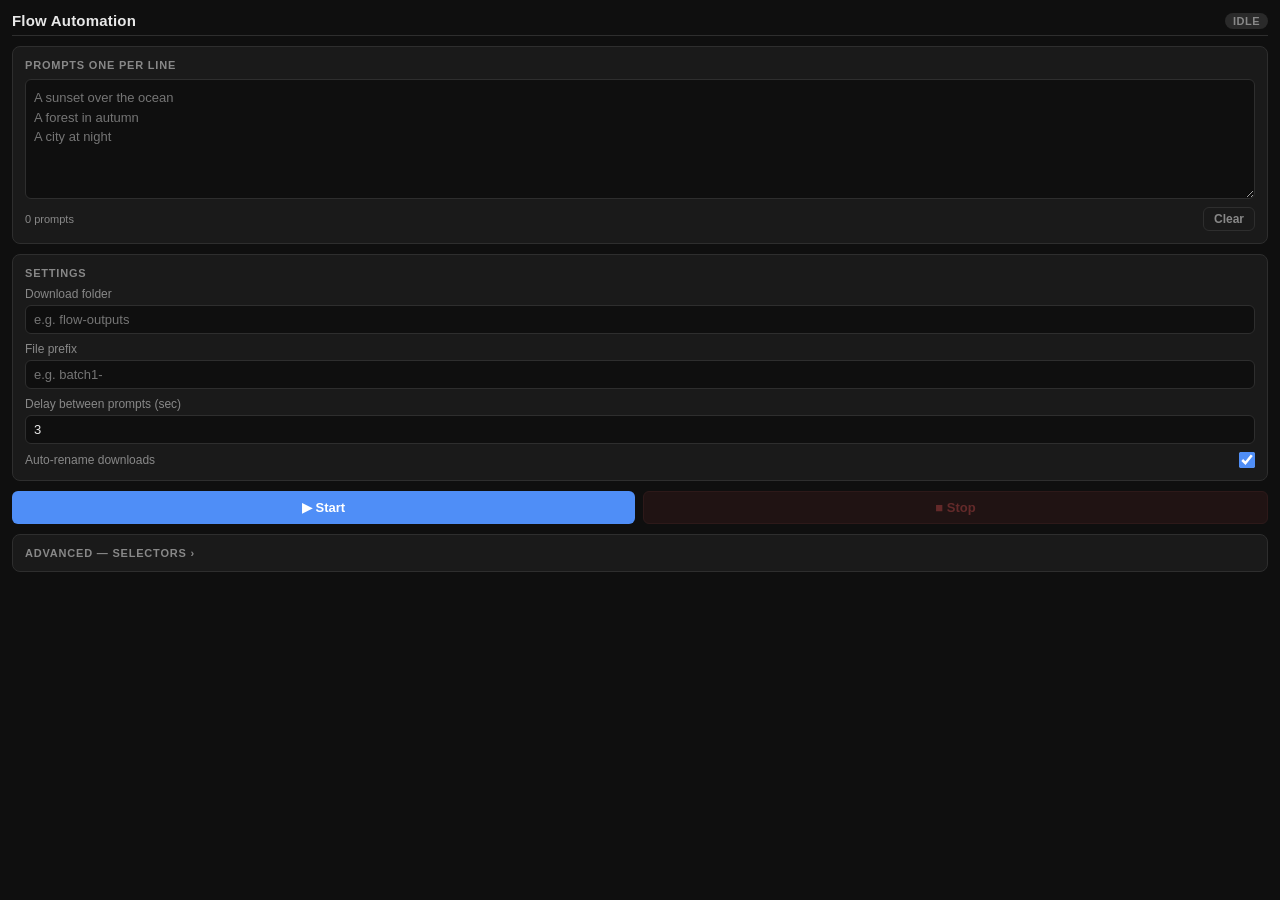
<file: flow-extension/sidepanel/index.html>
<!doctype html>
<html lang="en">
<head>
  <meta charset="UTF-8" />
  <meta name="viewport" content="width=device-width, initial-scale=1.0" />
  <title>Flow Automation</title>
  <link rel="stylesheet" href="style.css" />
</head>
<body>
  <div id="app">
    <header>
      <h1>Flow Automation</h1>
      <span id="status-badge" class="badge idle">Idle</span>
    </header>

    <!-- Prompts -->
    <section class="card">
      <label class="section-label">Prompts <span class="hint">one per line</span></label>
      <textarea id="prompts-input" placeholder="A sunset over the ocean&#10;A forest in autumn&#10;A city at night"></textarea>
      <div class="row">
        <span id="prompt-count" class="hint">0 prompts</span>
        <button id="btn-clear-prompts" class="btn-ghost">Clear</button>
      </div>
    </section>

    <!-- Settings -->
    <section class="card">
      <label class="section-label">Settings</label>
      <div class="field">
        <label for="folder-input">Download folder</label>
        <input id="folder-input" type="text" placeholder="e.g. flow-outputs" />
      </div>
      <div class="field">
        <label for="prefix-input">File prefix</label>
        <input id="prefix-input" type="text" placeholder="e.g. batch1-" />
      </div>
      <div class="field">
        <label for="delay-input">Delay between prompts (sec)</label>
        <input id="delay-input" type="number" value="3" min="1" max="60" />
      </div>
      <div class="field row">
        <label for="auto-rename">Auto-rename downloads</label>
        <input id="auto-rename" type="checkbox" checked />
      </div>
    </section>

    <!-- Controls -->
    <div class="controls">
      <button id="btn-start" class="btn-primary">▶ Start</button>
      <button id="btn-stop" class="btn-danger" disabled>■ Stop</button>
    </div>

    <!-- Progress -->
    <section class="card" id="progress-section" style="display:none">
      <label class="section-label">Progress</label>
      <div id="progress-bar-wrap"><div id="progress-bar"></div></div>
      <ul id="progress-list"></ul>
    </section>

    <!-- Advanced -->
    <details class="card">
      <summary class="section-label">Advanced — Selectors</summary>
      <p class="hint" style="margin-bottom:8px">Update these if Google Flow changes its UI structure.</p>
      <div class="field">
        <label>Prompt editor</label>
        <input class="sel-input" data-key="promptEditor" type="text" />
      </div>
      <div class="field">
        <label>Submit button</label>
        <input class="sel-input" data-key="submitButton" type="text" />
      </div>
      <div class="field">
        <label>Generating indicator</label>
        <input class="sel-input" data-key="generatingIndicator" type="text" />
      </div>
      <div class="field">
        <label>Output grid item</label>
        <input class="sel-input" data-key="outputGrid" type="text" />
      </div>
      <div class="field">
        <label>Download button</label>
        <input class="sel-input" data-key="downloadButton" type="text" />
      </div>
      <button id="btn-save-selectors" class="btn-ghost" style="margin-top:8px">Save selectors</button>
    </details>
  </div>

  <script src="app.js"></script>
</body>
</html>
</file>
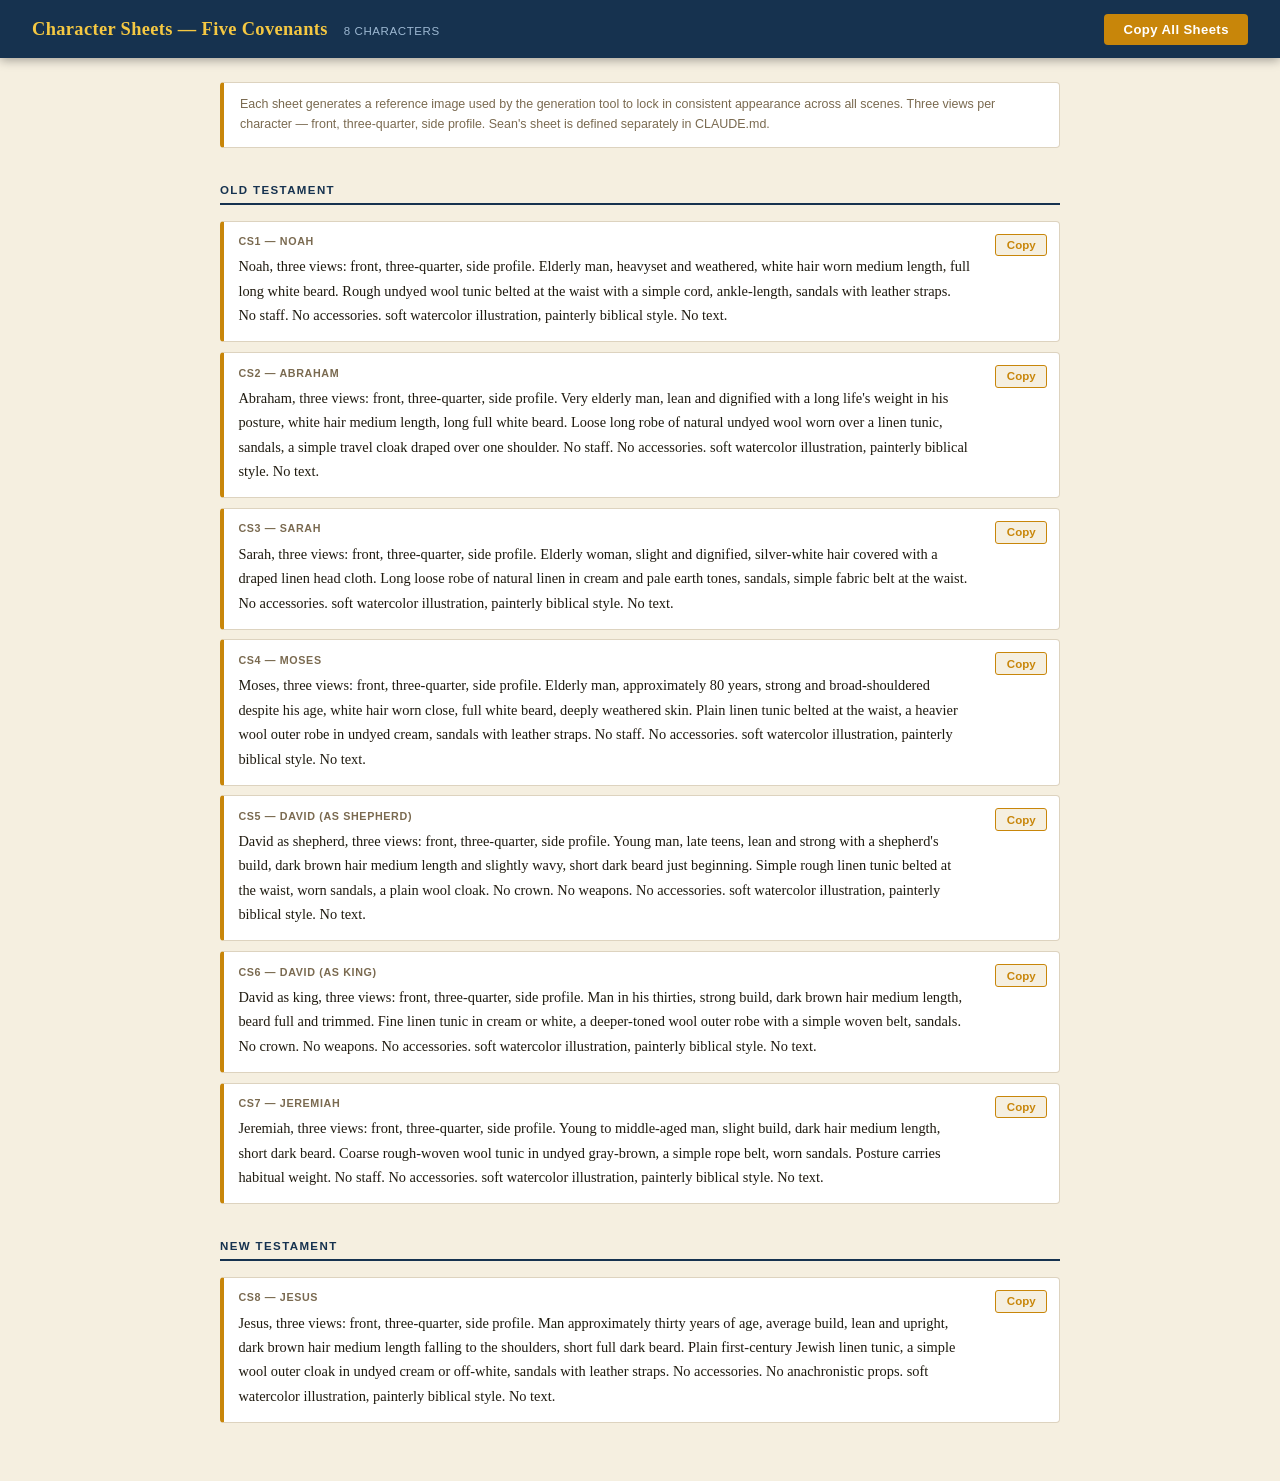
<file: characters.html>
<!DOCTYPE html>
<html lang="en">
<head>
  <meta charset="UTF-8">
  <meta name="viewport" content="width=device-width, initial-scale=1.0">
  <title>Character Sheets — Five Covenants</title>
  <style>
    *, *::before, *::after { box-sizing: border-box; margin: 0; padding: 0; }

    body {
      font-family: Georgia, 'Times New Roman', serif;
      background: #F5EFE0;
      color: #1a1506;
      min-height: 100vh;
    }

    .site-header {
      position: sticky;
      top: 0;
      z-index: 100;
      background: #16324F;
      color: #fff;
      padding: 0.85rem 2rem;
      display: flex;
      justify-content: space-between;
      align-items: center;
      gap: 1rem;
      box-shadow: 0 2px 10px rgba(0,0,0,0.35);
    }
    .header-left { display: flex; align-items: baseline; gap: 1rem; flex-wrap: wrap; }
    .site-header h1 { font-size: 1.15rem; font-weight: 700; color: #F5C842; letter-spacing: 0.02em; }
    .sheet-count {
      font-family: sans-serif;
      font-size: 0.72rem;
      color: #9DB8D2;
      letter-spacing: 0.05em;
      text-transform: uppercase;
    }

    #copy-all {
      background: #C8860A;
      color: #fff;
      border: none;
      padding: 0.5rem 1.2rem;
      border-radius: 4px;
      cursor: pointer;
      font-family: sans-serif;
      font-size: 0.82rem;
      font-weight: 600;
      letter-spacing: 0.03em;
      white-space: nowrap;
      transition: background 0.15s;
      flex-shrink: 0;
    }
    #copy-all:hover { background: #a06d08; }
    #copy-all.copied { background: #2d7a3a; }

    main { max-width: 880px; margin: 0 auto; padding: 1.5rem 1.25rem 3rem; }

    .intro-note {
      font-family: sans-serif;
      font-size: 0.78rem;
      color: #7a6a50;
      background: #fff;
      border: 1px solid #ddd3bf;
      border-left: 4px solid #C8860A;
      border-radius: 4px;
      padding: 0.75rem 1rem;
      margin-bottom: 1.5rem;
      line-height: 1.6;
    }

    .section-header {
      margin: 2.25rem 0 1rem;
      padding-bottom: 0.4rem;
      border-bottom: 2px solid #16324F;
      display: flex;
      align-items: baseline;
      gap: 0.75rem;
    }
    .section-header h2 {
      font-family: sans-serif;
      font-size: 0.72rem;
      font-weight: 800;
      text-transform: uppercase;
      letter-spacing: 0.12em;
      color: #16324F;
    }

    .character-block {
      background: #fff;
      border: 1px solid #ddd3bf;
      border-left: 4px solid #C8860A;
      border-radius: 4px;
      padding: 0.85rem 5.5rem 0.85rem 0.9rem;
      margin-bottom: 0.6rem;
      position: relative;
    }

    .character-label {
      font-family: sans-serif;
      font-size: 0.67rem;
      font-weight: 700;
      color: #7a6a50;
      text-transform: uppercase;
      letter-spacing: 0.06em;
      margin-bottom: 0.45rem;
    }

    .character-text {
      font-size: 0.9rem;
      line-height: 1.7;
      color: #1f1a0f;
    }

    .copy-btn {
      position: absolute;
      top: 0.75rem;
      right: 0.75rem;
      background: #F5EFE0;
      border: 1px solid #C8860A;
      color: #C8860A;
      padding: 0.28rem 0.65rem;
      border-radius: 3px;
      font-family: sans-serif;
      font-size: 0.72rem;
      font-weight: 600;
      cursor: pointer;
      transition: background 0.12s, color 0.12s;
      white-space: nowrap;
    }
    .copy-btn:hover  { background: #C8860A; color: #fff; }
    .copy-btn.copied { background: #2d7a3a; color: #fff; border-color: #2d7a3a; }
  </style>
</head>
<body>

<header class="site-header">
  <div class="header-left">
    <h1>Character Sheets — Five Covenants</h1>
    <span class="sheet-count">8 characters</span>
  </div>
  <button id="copy-all">Copy All Sheets</button>
</header>

<main>

  <div class="intro-note">
    Each sheet generates a reference image used by the generation tool to lock in consistent appearance across all scenes. Three views per character — front, three-quarter, side profile. Sean's sheet is defined separately in CLAUDE.md.
  </div>


  <!-- ═══════════════════════════════════
       OLD TESTAMENT CHARACTERS
  ═══════════════════════════════════ -->
  <div class="section-header"><h2>Old Testament</h2></div>

  <div class="character-block">
    <div class="character-label">CS1 — Noah</div>
    <div class="character-text">Noah, three views: front, three-quarter, side profile. Elderly man, heavyset and weathered, white hair worn medium length, full long white beard. Rough undyed wool tunic belted at the waist with a simple cord, ankle-length, sandals with leather straps. No staff. No accessories. soft watercolor illustration, painterly biblical style. No text.</div>
    <button class="copy-btn">Copy</button>
  </div>

  <div class="character-block">
    <div class="character-label">CS2 — Abraham</div>
    <div class="character-text">Abraham, three views: front, three-quarter, side profile. Very elderly man, lean and dignified with a long life's weight in his posture, white hair medium length, long full white beard. Loose long robe of natural undyed wool worn over a linen tunic, sandals, a simple travel cloak draped over one shoulder. No staff. No accessories. soft watercolor illustration, painterly biblical style. No text.</div>
    <button class="copy-btn">Copy</button>
  </div>

  <div class="character-block">
    <div class="character-label">CS3 — Sarah</div>
    <div class="character-text">Sarah, three views: front, three-quarter, side profile. Elderly woman, slight and dignified, silver-white hair covered with a draped linen head cloth. Long loose robe of natural linen in cream and pale earth tones, sandals, simple fabric belt at the waist. No accessories. soft watercolor illustration, painterly biblical style. No text.</div>
    <button class="copy-btn">Copy</button>
  </div>

  <div class="character-block">
    <div class="character-label">CS4 — Moses</div>
    <div class="character-text">Moses, three views: front, three-quarter, side profile. Elderly man, approximately 80 years, strong and broad-shouldered despite his age, white hair worn close, full white beard, deeply weathered skin. Plain linen tunic belted at the waist, a heavier wool outer robe in undyed cream, sandals with leather straps. No staff. No accessories. soft watercolor illustration, painterly biblical style. No text.</div>
    <button class="copy-btn">Copy</button>
  </div>

  <div class="character-block">
    <div class="character-label">CS5 — David (as shepherd)</div>
    <div class="character-text">David as shepherd, three views: front, three-quarter, side profile. Young man, late teens, lean and strong with a shepherd's build, dark brown hair medium length and slightly wavy, short dark beard just beginning. Simple rough linen tunic belted at the waist, worn sandals, a plain wool cloak. No crown. No weapons. No accessories. soft watercolor illustration, painterly biblical style. No text.</div>
    <button class="copy-btn">Copy</button>
  </div>

  <div class="character-block">
    <div class="character-label">CS6 — David (as king)</div>
    <div class="character-text">David as king, three views: front, three-quarter, side profile. Man in his thirties, strong build, dark brown hair medium length, beard full and trimmed. Fine linen tunic in cream or white, a deeper-toned wool outer robe with a simple woven belt, sandals. No crown. No weapons. No accessories. soft watercolor illustration, painterly biblical style. No text.</div>
    <button class="copy-btn">Copy</button>
  </div>

  <div class="character-block">
    <div class="character-label">CS7 — Jeremiah</div>
    <div class="character-text">Jeremiah, three views: front, three-quarter, side profile. Young to middle-aged man, slight build, dark hair medium length, short dark beard. Coarse rough-woven wool tunic in undyed gray-brown, a simple rope belt, worn sandals. Posture carries habitual weight. No staff. No accessories. soft watercolor illustration, painterly biblical style. No text.</div>
    <button class="copy-btn">Copy</button>
  </div>


  <!-- ═══════════════════════════════════
       NEW TESTAMENT CHARACTERS
  ═══════════════════════════════════ -->
  <div class="section-header"><h2>New Testament</h2></div>

  <div class="character-block">
    <div class="character-label">CS8 — Jesus</div>
    <div class="character-text">Jesus, three views: front, three-quarter, side profile. Man approximately thirty years of age, average build, lean and upright, dark brown hair medium length falling to the shoulders, short full dark beard. Plain first-century Jewish linen tunic, a simple wool outer cloak in undyed cream or off-white, sandals with leather straps. No accessories. No anachronistic props. soft watercolor illustration, painterly biblical style. No text.</div>
    <button class="copy-btn">Copy</button>
  </div>

</main>

<script>
  document.querySelectorAll('.copy-btn').forEach(function(btn) {
    btn.addEventListener('click', function() {
      var text = btn.closest('.character-block').querySelector('.character-text').textContent.trim();
      navigator.clipboard.writeText(text).then(function() {
        btn.textContent = 'Copied!';
        btn.classList.add('copied');
        setTimeout(function() {
          btn.textContent = 'Copy';
          btn.classList.remove('copied');
        }, 1500);
      }).catch(function() {
        var ta = document.createElement('textarea');
        ta.value = text;
        ta.style.position = 'fixed';
        ta.style.opacity = '0';
        document.body.appendChild(ta);
        ta.select();
        document.execCommand('copy');
        document.body.removeChild(ta);
        btn.textContent = 'Copied!';
        btn.classList.add('copied');
        setTimeout(function() {
          btn.textContent = 'Copy';
          btn.classList.remove('copied');
        }, 1500);
      });
    });
  });

  document.getElementById('copy-all').addEventListener('click', function() {
    var all = Array.from(document.querySelectorAll('.character-text'))
      .map(function(el) { return el.textContent.trim(); })
      .join('\n\n');
    var btn = document.getElementById('copy-all');
    navigator.clipboard.writeText(all).then(function() {
      btn.textContent = 'All Copied!';
      btn.classList.add('copied');
      setTimeout(function() {
        btn.textContent = 'Copy All Sheets';
        btn.classList.remove('copied');
      }, 2000);
    }).catch(function() {
      var ta = document.createElement('textarea');
      ta.value = all;
      ta.style.position = 'fixed';
      ta.style.opacity = '0';
      document.body.appendChild(ta);
      ta.select();
      document.execCommand('copy');
      document.body.removeChild(ta);
      btn.textContent = 'All Copied!';
      btn.classList.add('copied');
      setTimeout(function() {
        btn.textContent = 'Copy All Sheets';
        btn.classList.remove('copied');
      }, 2000);
    });
  });
</script>

</body>
</html>
</file>
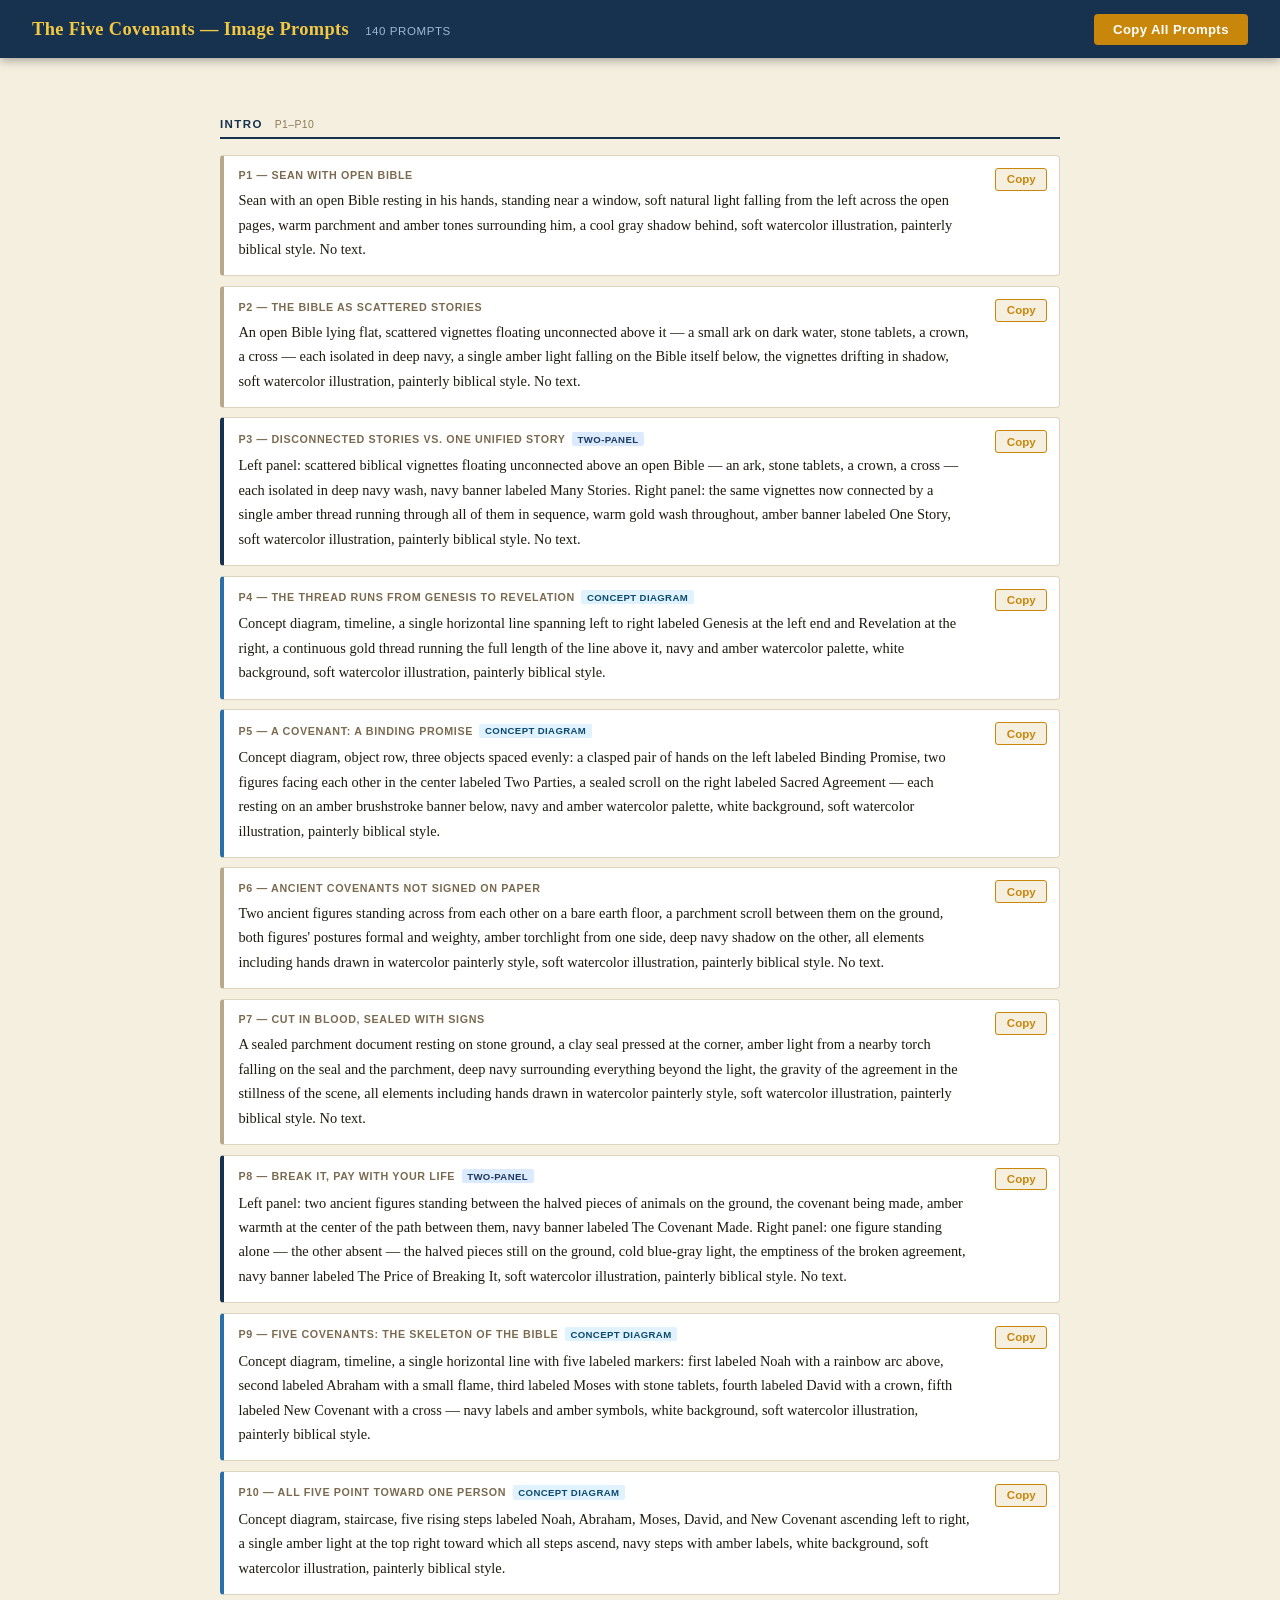
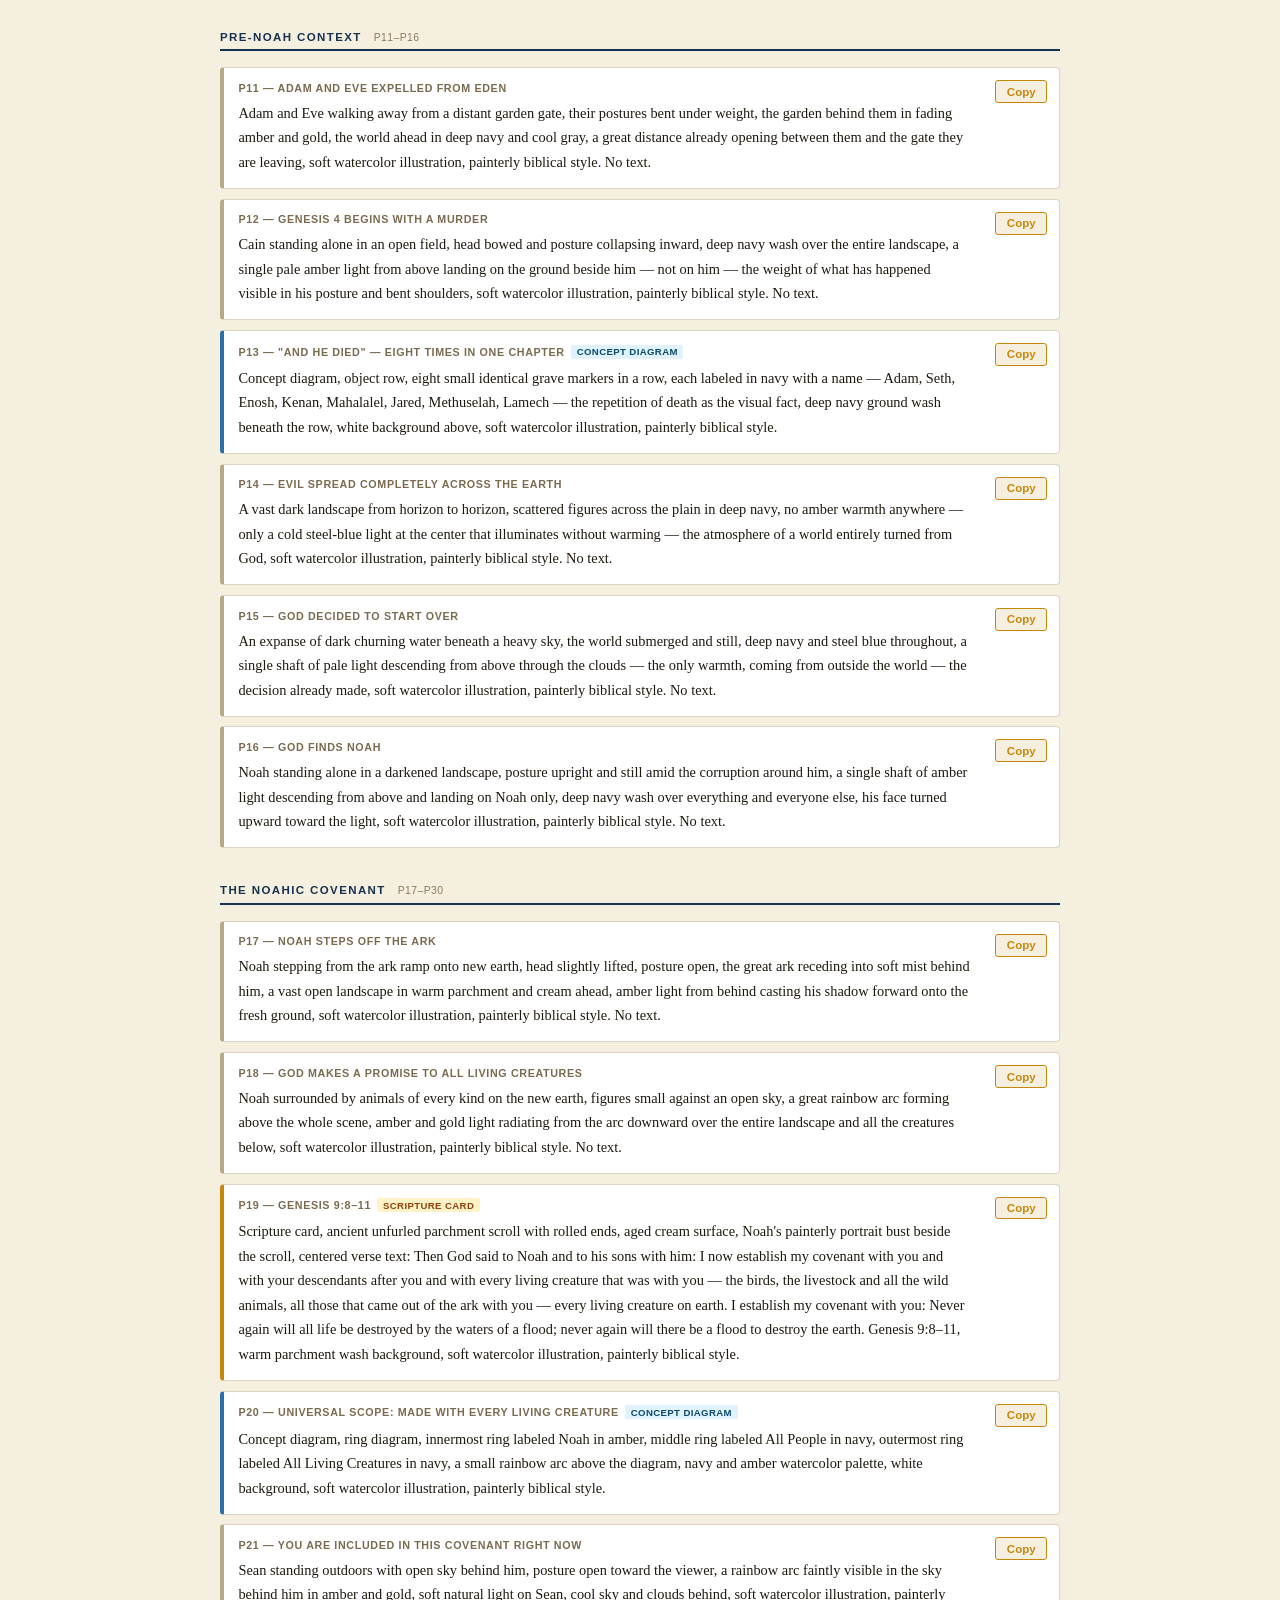
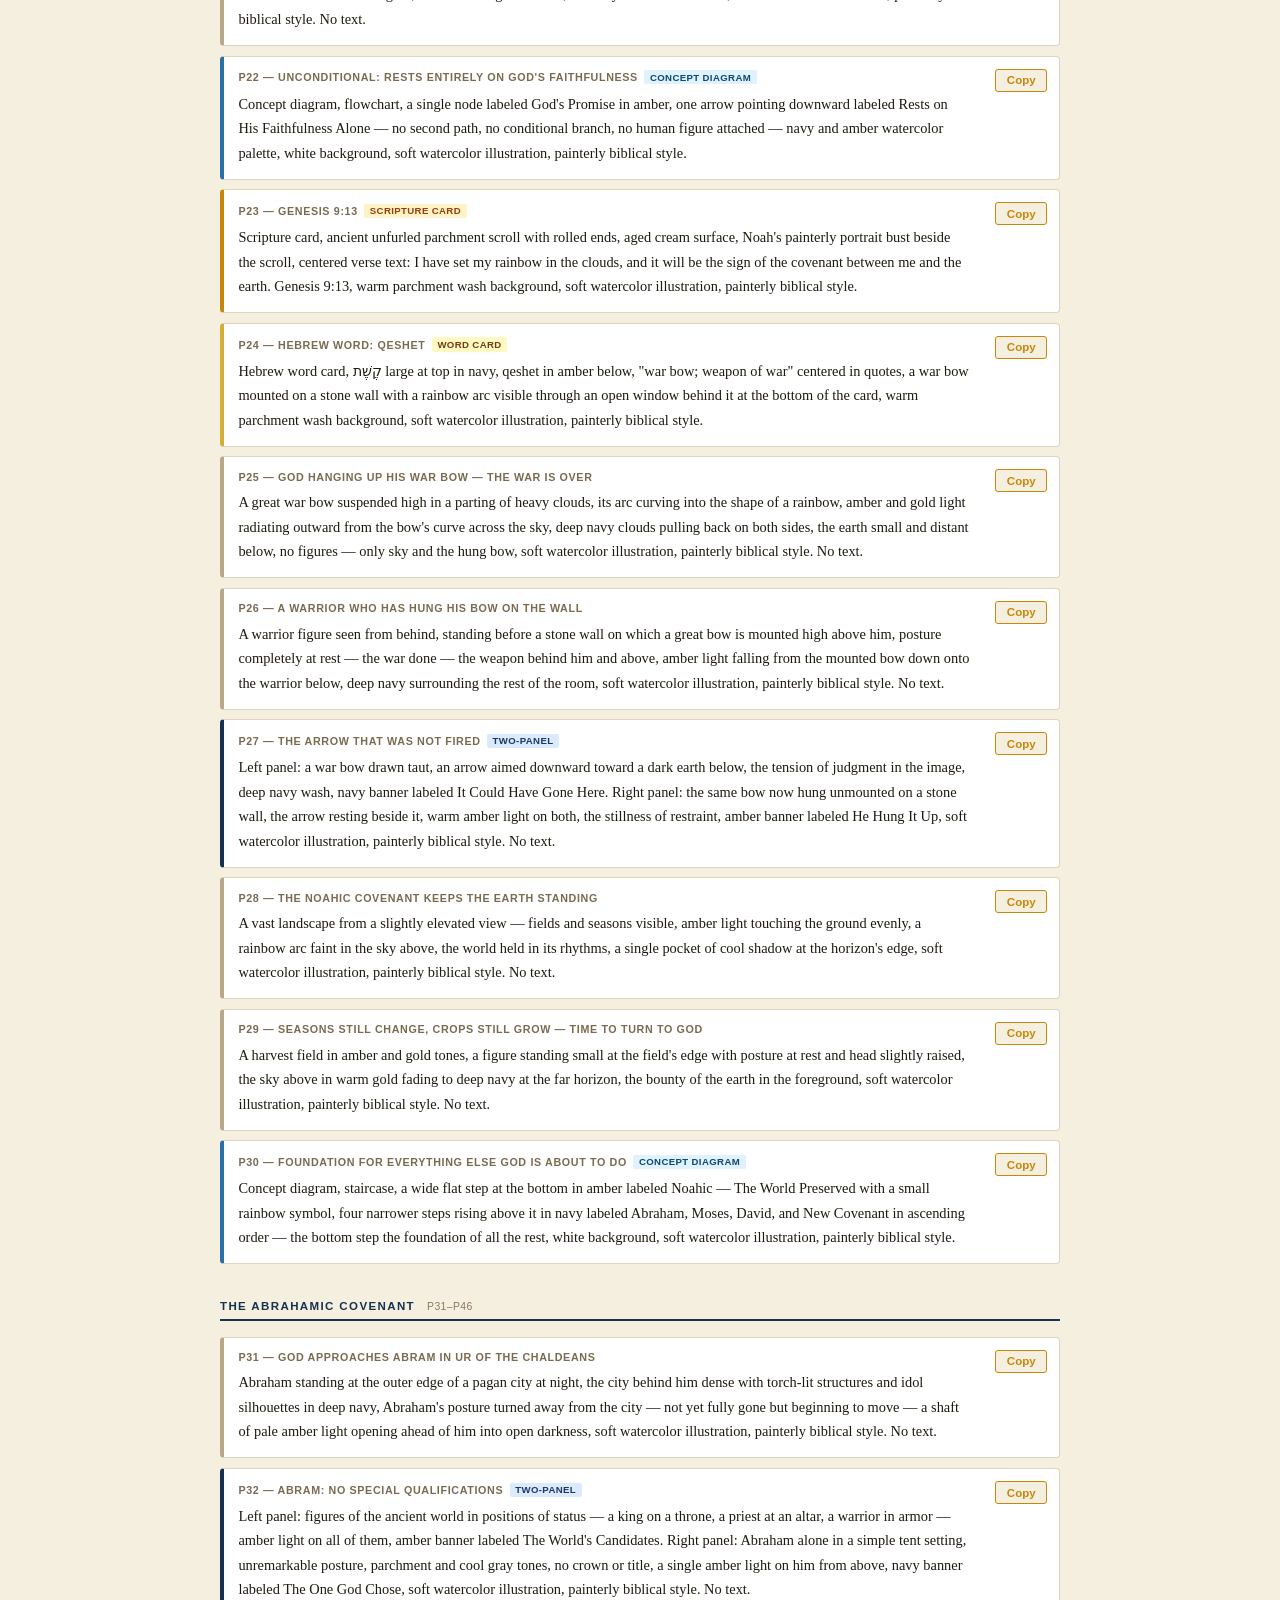
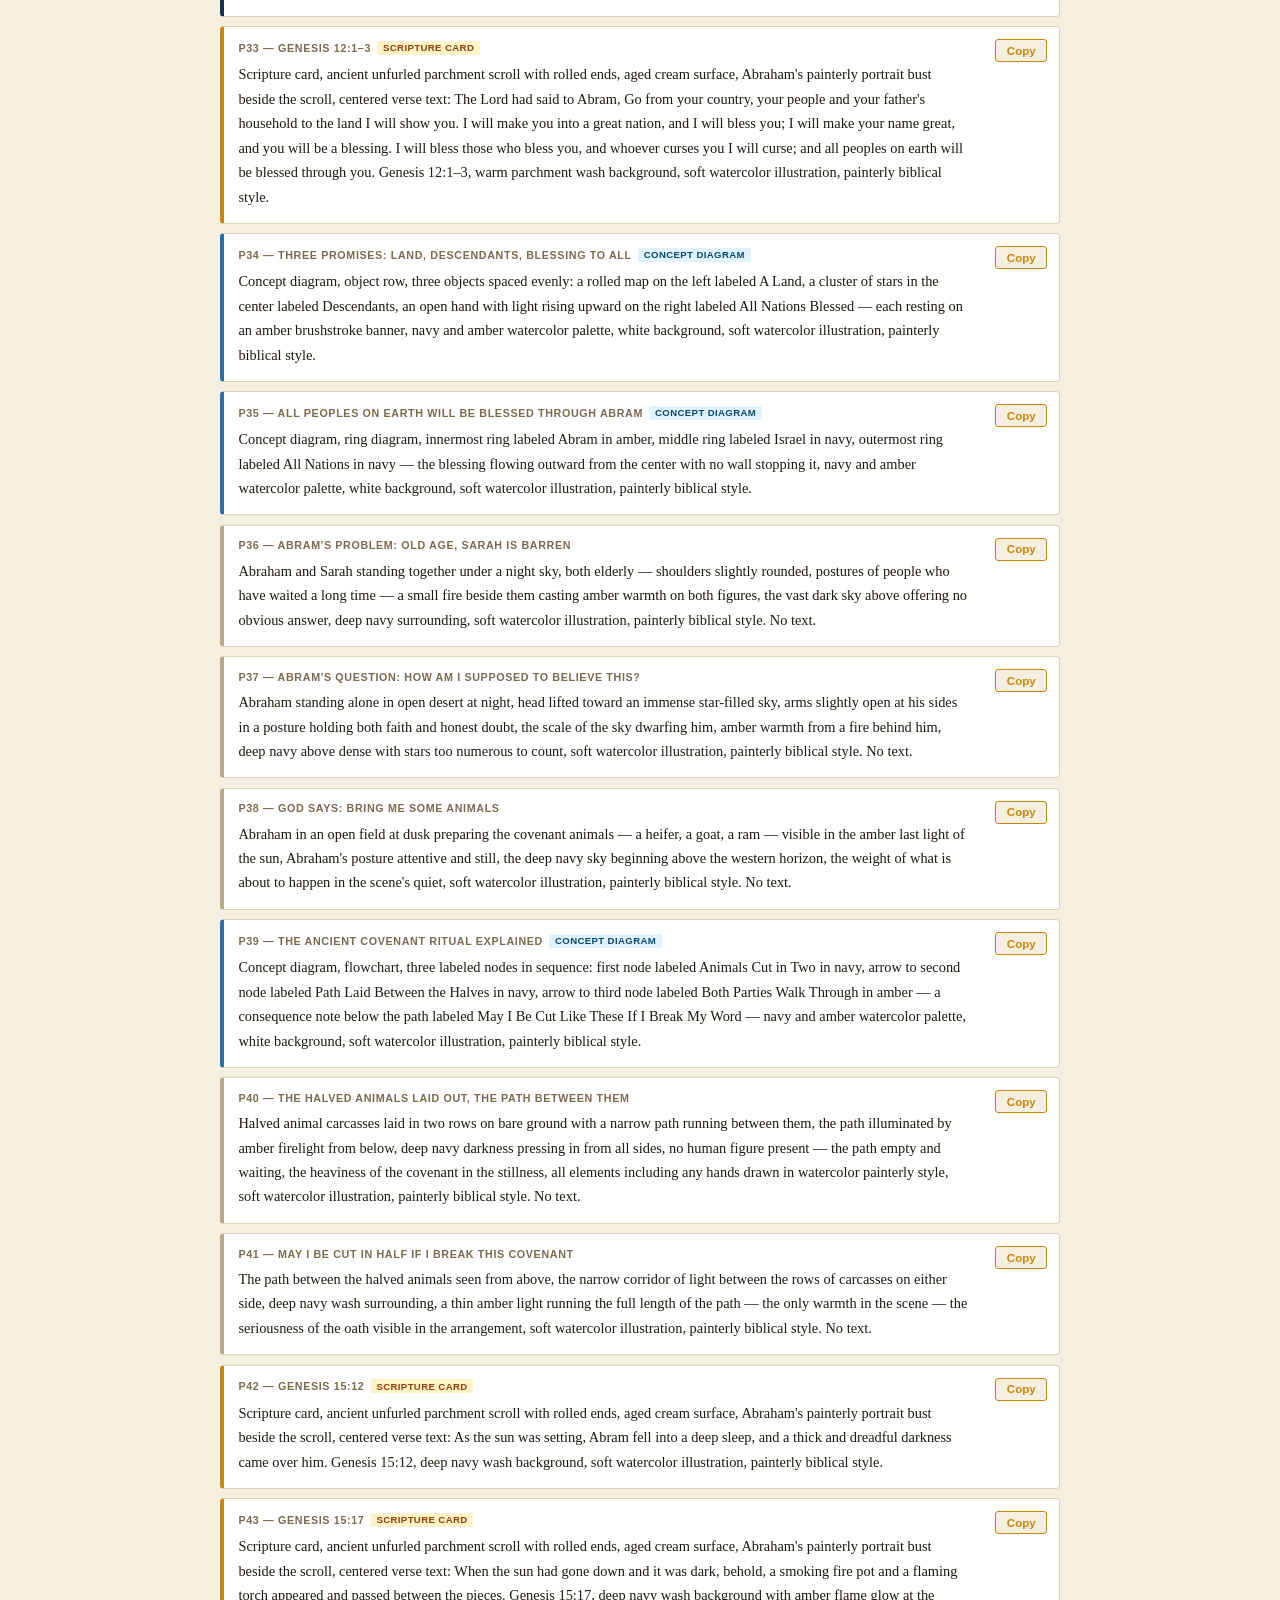
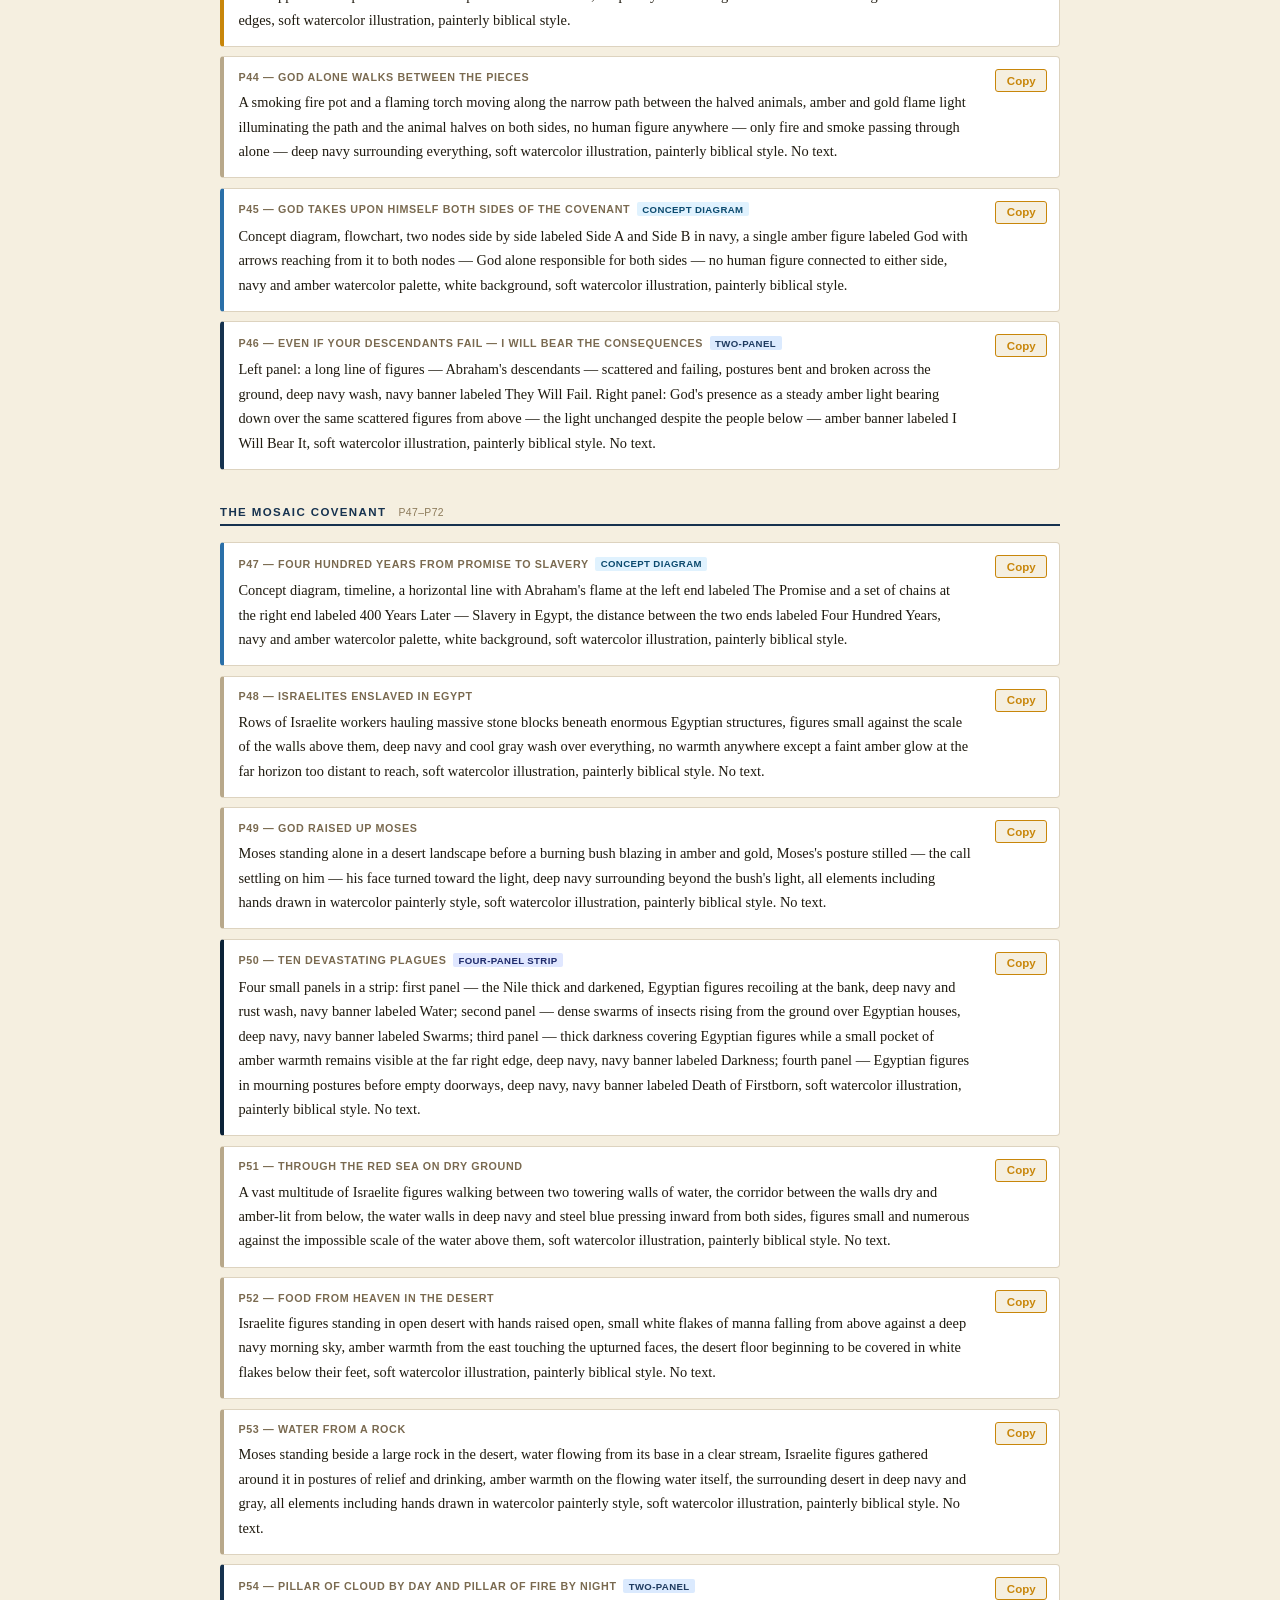
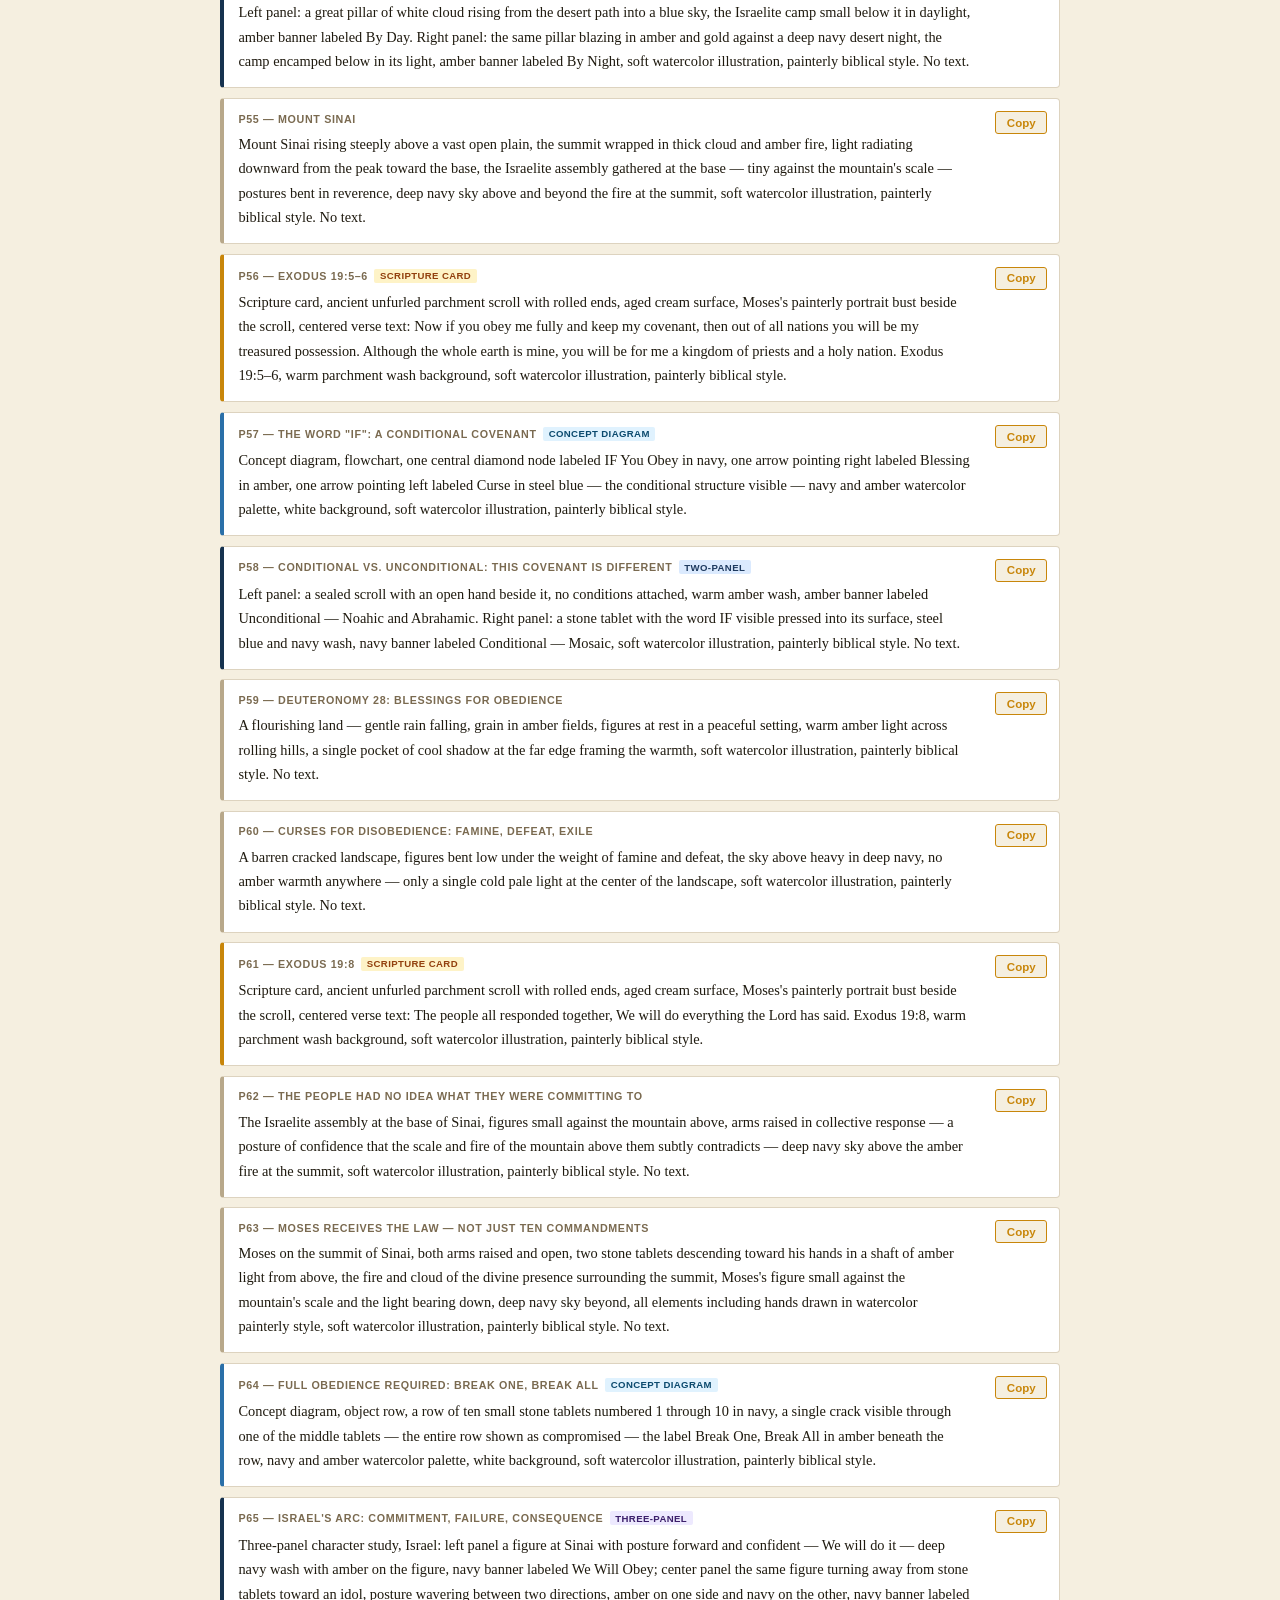
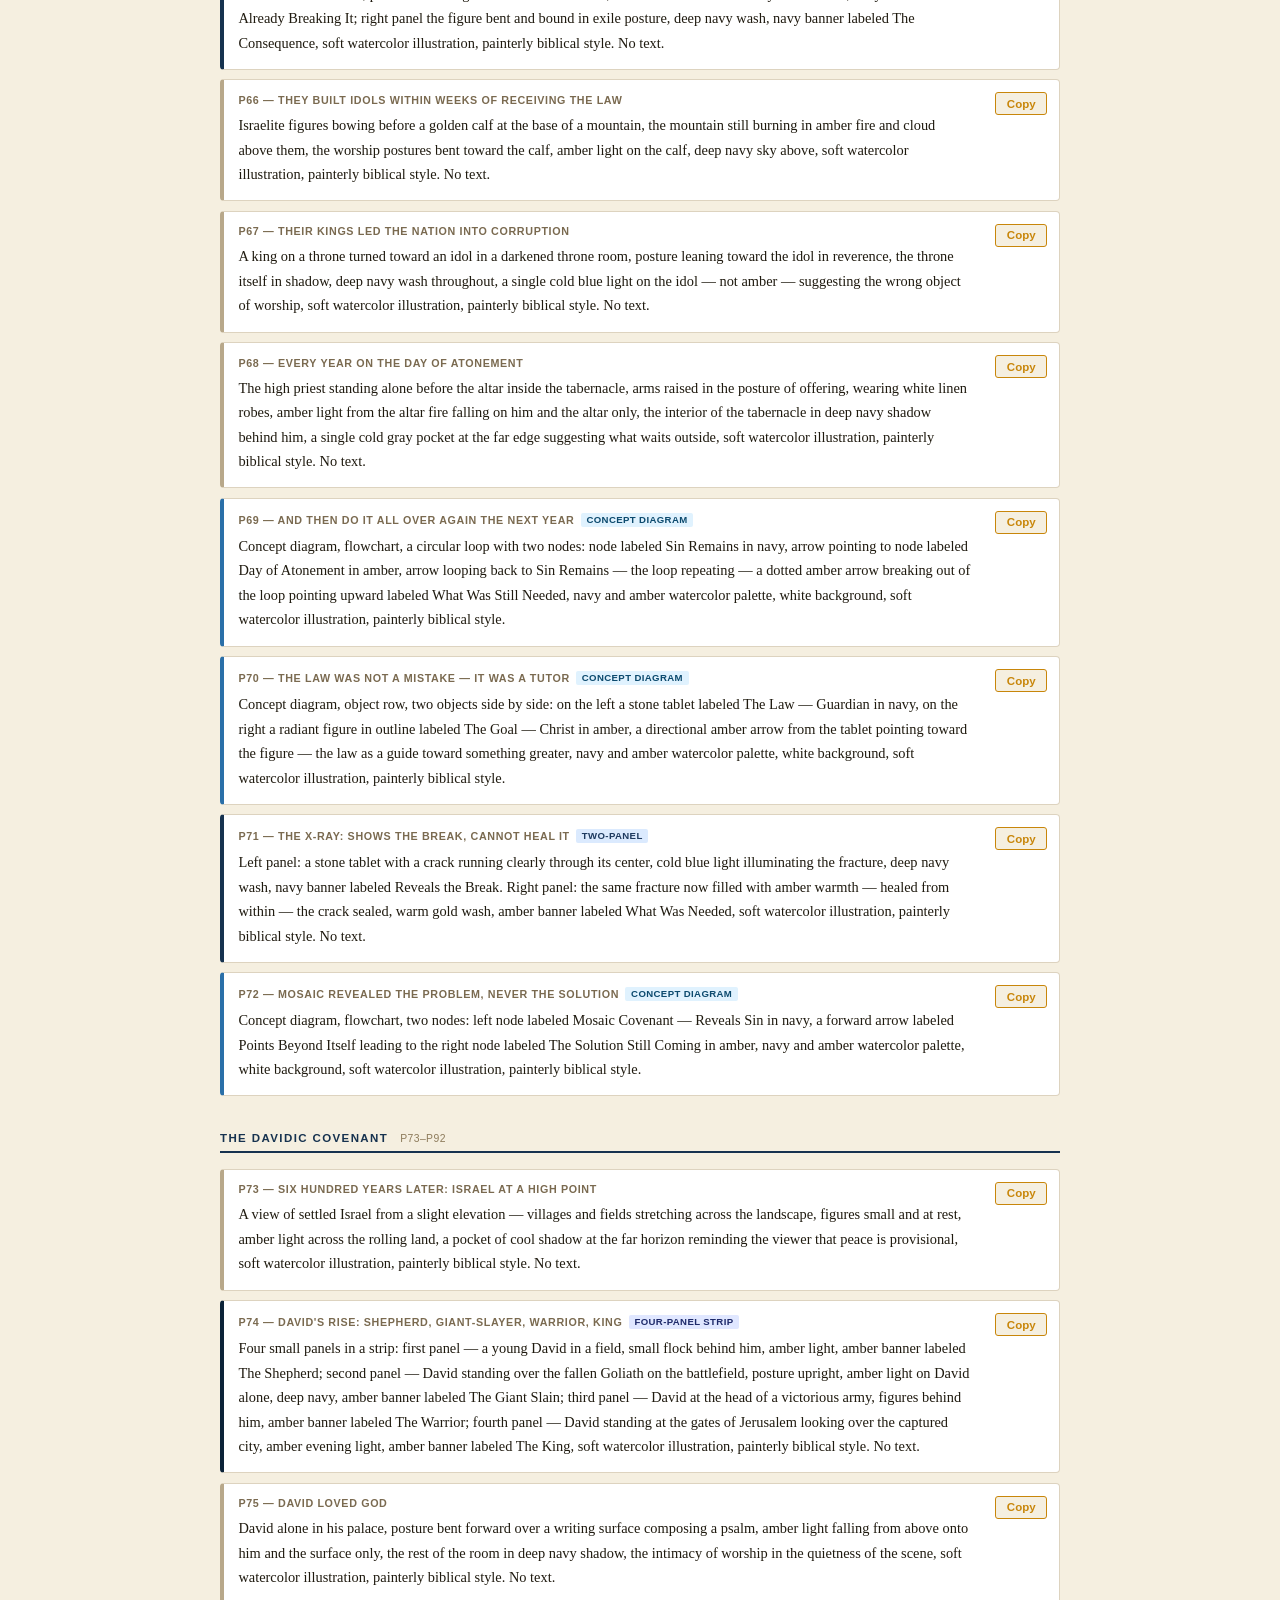
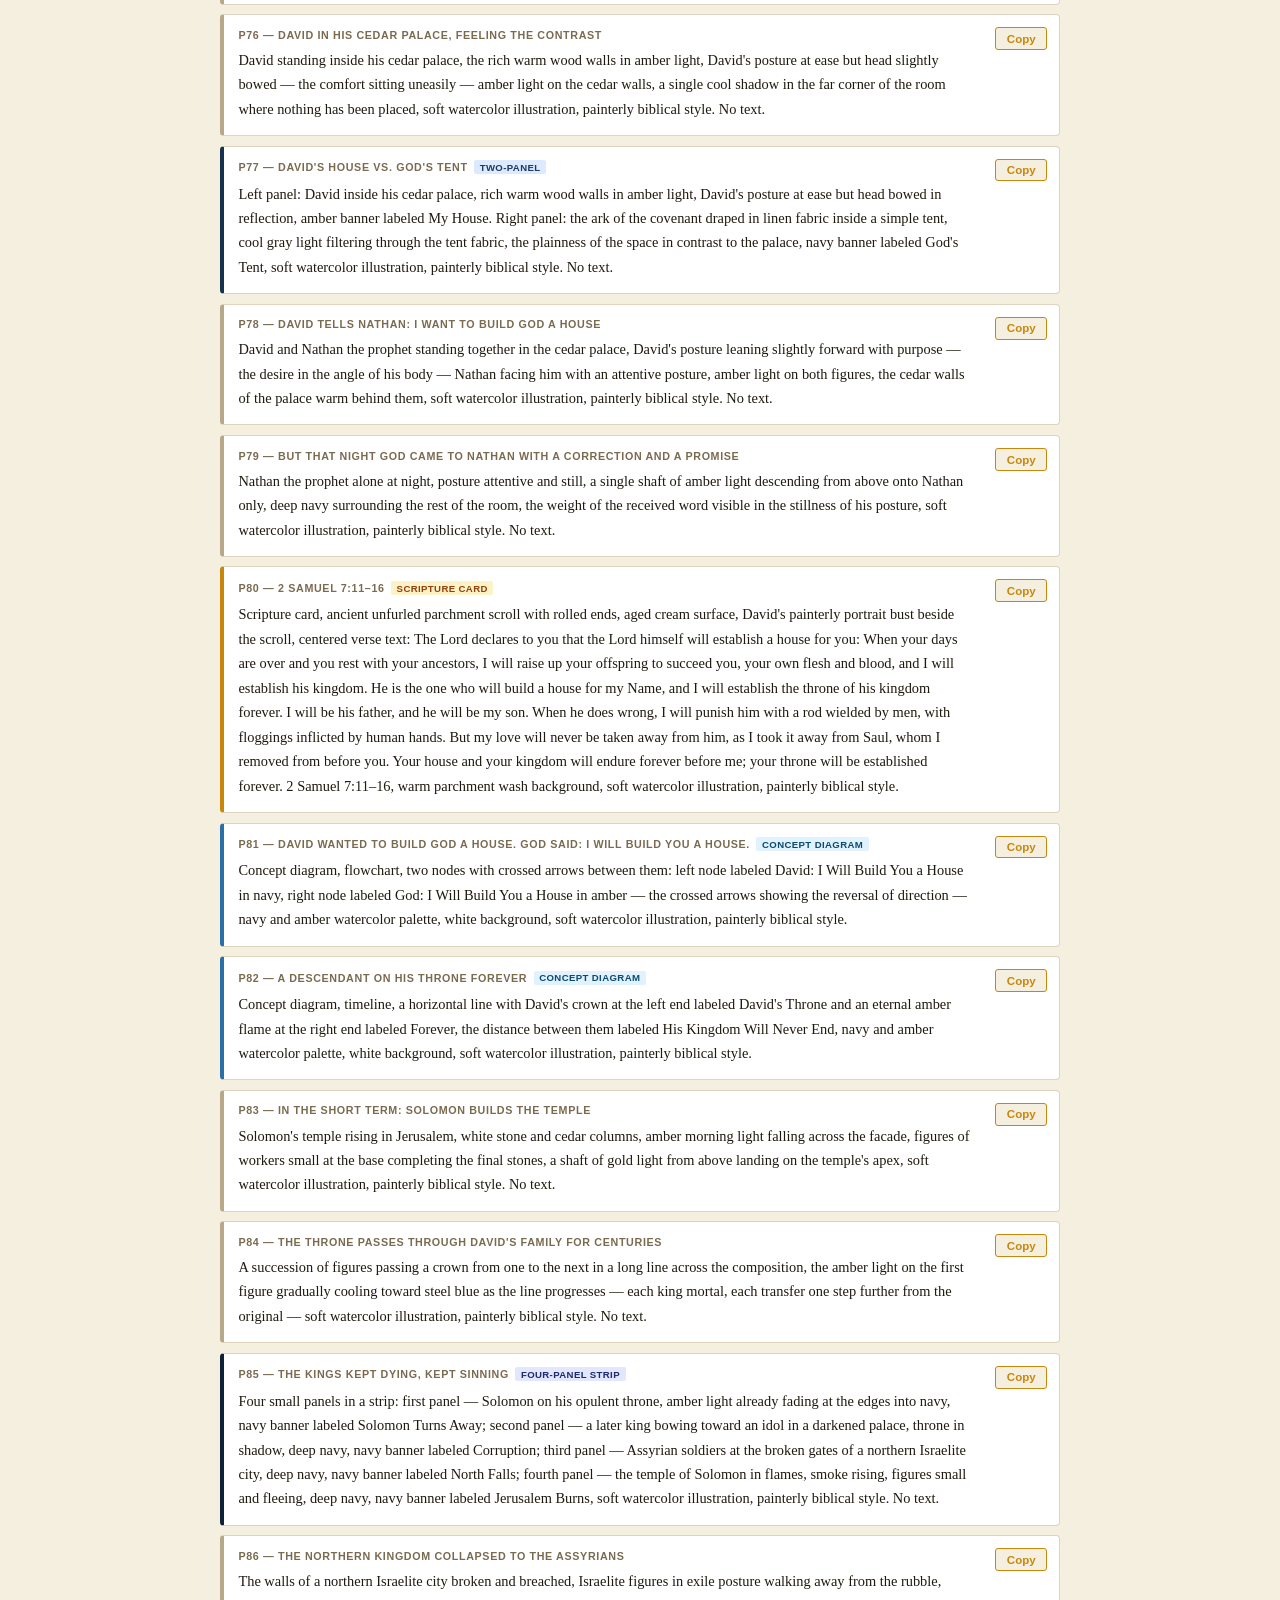
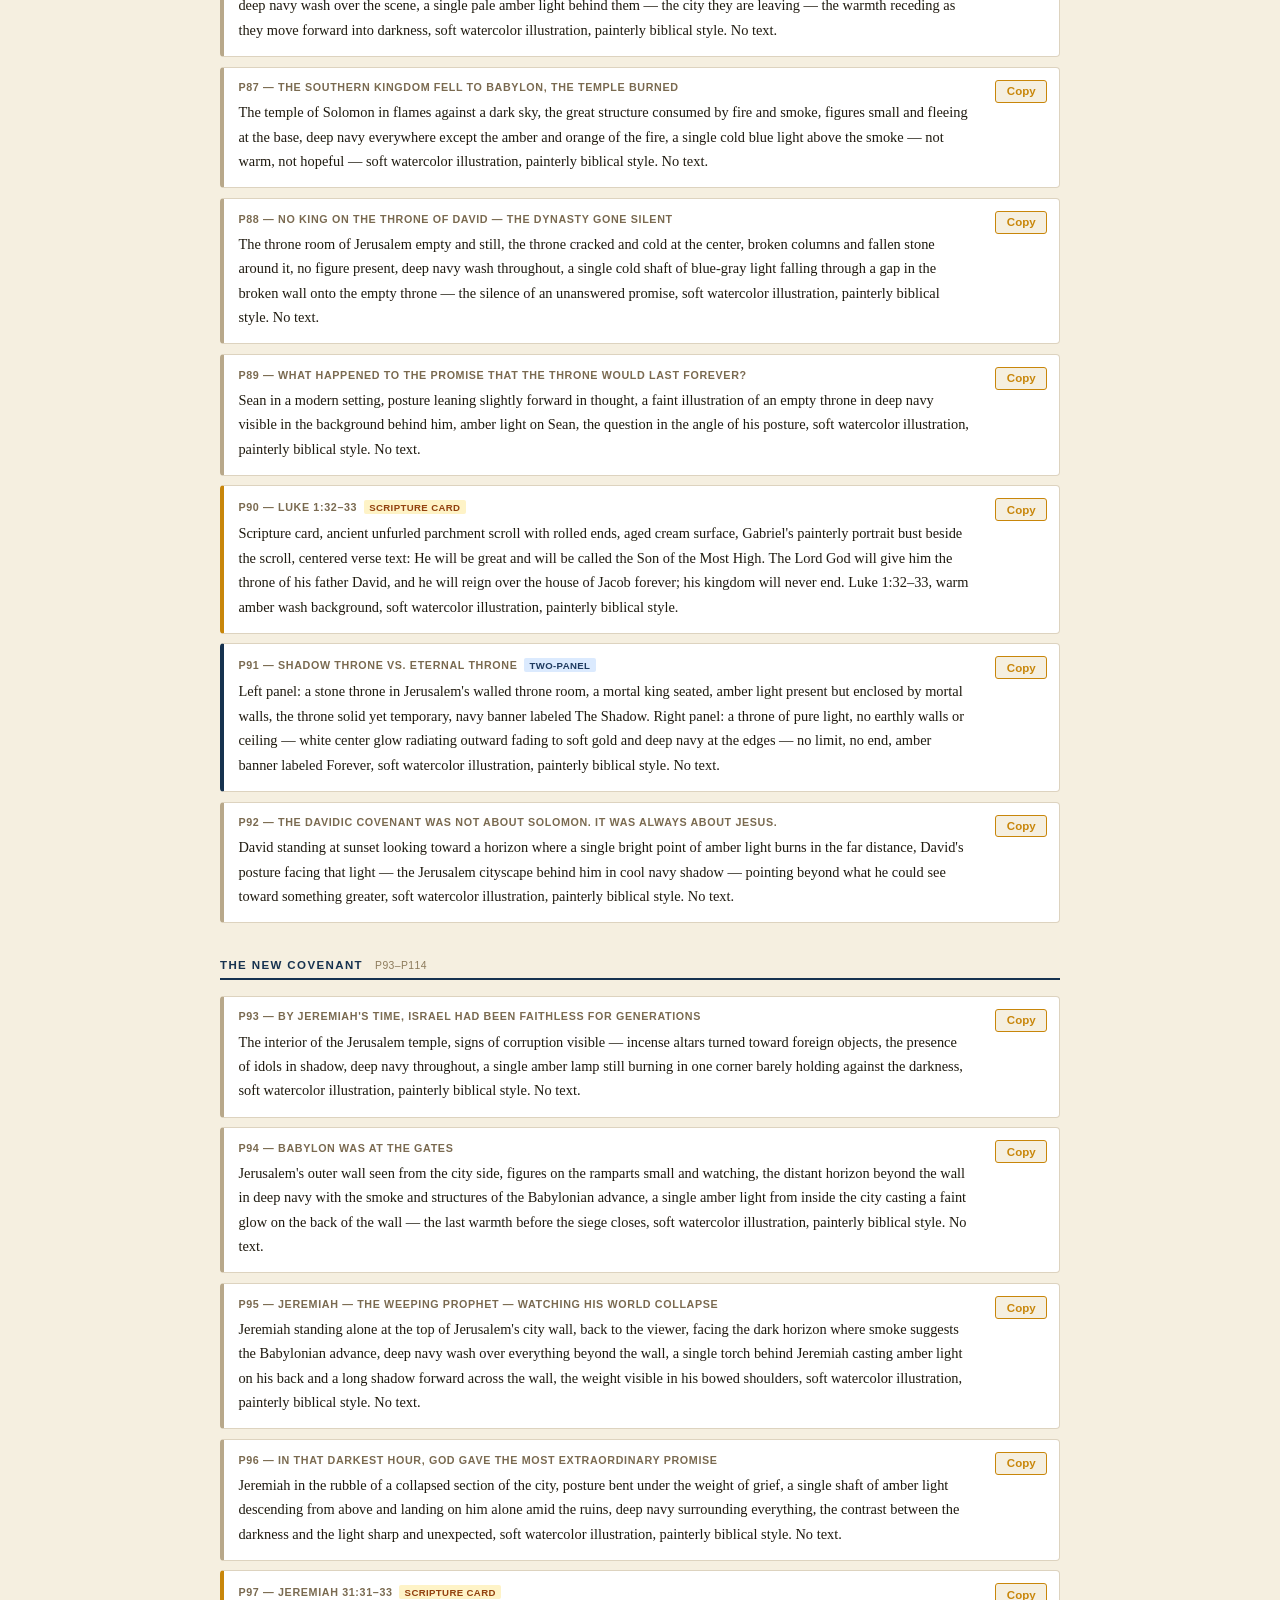
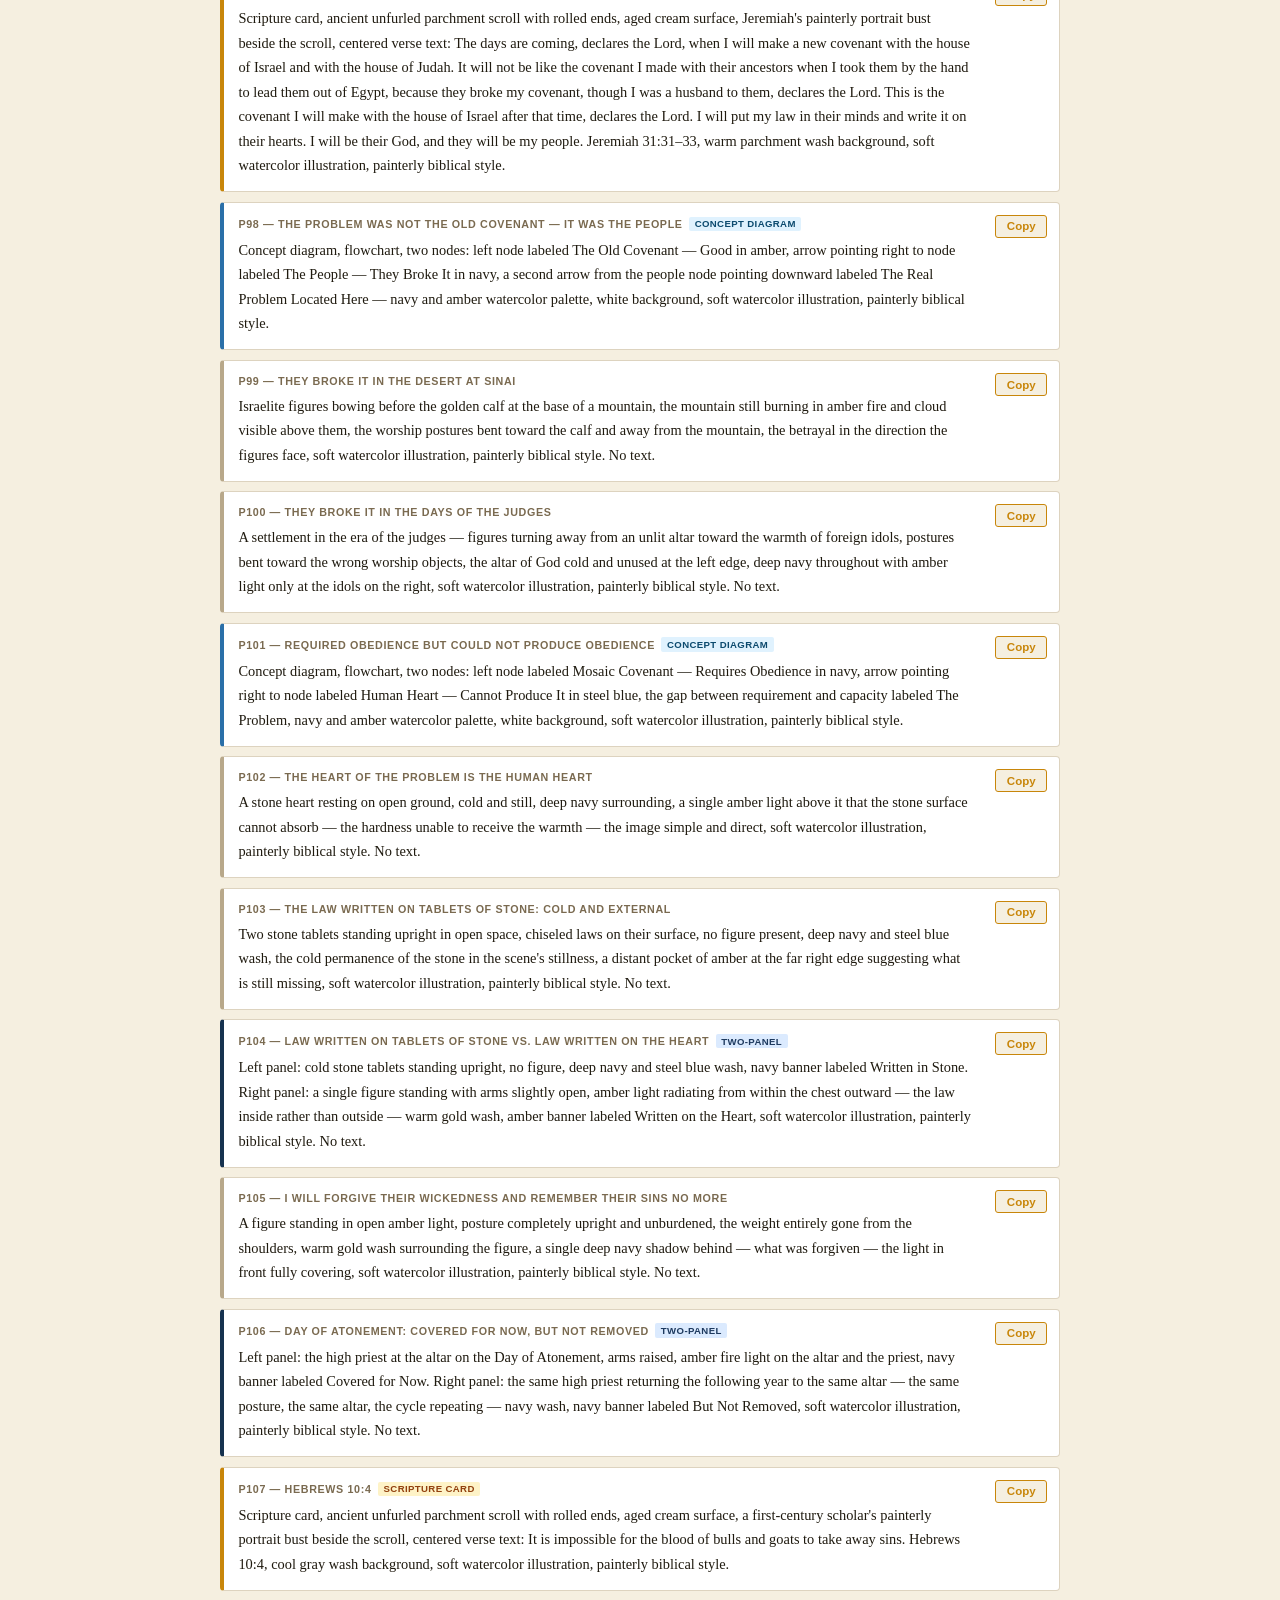
<file: five-covenants.html>
<!DOCTYPE html>
<html lang="en">
<head>
  <meta charset="UTF-8">
  <meta name="viewport" content="width=device-width, initial-scale=1.0">
  <title>The Five Covenants — Image Prompts</title>
  <style>
    *, *::before, *::after { box-sizing: border-box; margin: 0; padding: 0; }

    body {
      font-family: Georgia, 'Times New Roman', serif;
      background: #F5EFE0;
      color: #1a1506;
      min-height: 100vh;
    }

    /* ── HEADER ── */
    .site-header {
      position: sticky;
      top: 0;
      z-index: 100;
      background: #16324F;
      color: #fff;
      padding: 0.85rem 2rem;
      display: flex;
      justify-content: space-between;
      align-items: center;
      gap: 1rem;
      box-shadow: 0 2px 10px rgba(0,0,0,0.35);
    }
    .header-left { display: flex; align-items: baseline; gap: 1rem; flex-wrap: wrap; }
    .site-header h1 { font-size: 1.15rem; font-weight: 700; color: #F5C842; letter-spacing: 0.02em; }
    .prompt-count {
      font-family: sans-serif;
      font-size: 0.72rem;
      color: #9DB8D2;
      letter-spacing: 0.05em;
      text-transform: uppercase;
    }

    #copy-all {
      background: #C8860A;
      color: #fff;
      border: none;
      padding: 0.5rem 1.2rem;
      border-radius: 4px;
      cursor: pointer;
      font-family: sans-serif;
      font-size: 0.82rem;
      font-weight: 600;
      letter-spacing: 0.03em;
      white-space: nowrap;
      transition: background 0.15s;
      flex-shrink: 0;
    }
    #copy-all:hover { background: #a06d08; }
    #copy-all.copied { background: #2d7a3a; }

    /* ── MAIN ── */
    main { max-width: 880px; margin: 0 auto; padding: 1.5rem 1.25rem 3rem; }

    /* ── SECTION HEADER ── */
    .section-header {
      margin: 2.25rem 0 1rem;
      padding-bottom: 0.4rem;
      border-bottom: 2px solid #16324F;
      display: flex;
      align-items: baseline;
      gap: 0.75rem;
    }
    .section-header h2 {
      font-family: sans-serif;
      font-size: 0.72rem;
      font-weight: 800;
      text-transform: uppercase;
      letter-spacing: 0.12em;
      color: #16324F;
    }
    .section-count {
      font-family: sans-serif;
      font-size: 0.65rem;
      color: #8c7a5a;
      letter-spacing: 0.04em;
    }

    /* ── PROMPT BLOCK ── */
    .prompt-block {
      background: #fff;
      border: 1px solid #ddd3bf;
      border-left: 4px solid #b8a88a;
      border-radius: 4px;
      padding: 0.85rem 5.5rem 0.85rem 0.9rem;
      margin-bottom: 0.6rem;
      position: relative;
    }
    /* type-specific left border colours */
    .prompt-block.scripture  { border-left-color: #C8860A; }
    .prompt-block.word       { border-left-color: #D4AF37; }
    .prompt-block.two-panel  { border-left-color: #16324F; }
    .prompt-block.four-panel { border-left-color: #0B2237; }
    .prompt-block.concept    { border-left-color: #2A6FA8; }
    .prompt-block.three-panel{ border-left-color: #16324F; }

    .prompt-label {
      font-family: sans-serif;
      font-size: 0.67rem;
      font-weight: 700;
      color: #7a6a50;
      text-transform: uppercase;
      letter-spacing: 0.06em;
      margin-bottom: 0.45rem;
      display: flex;
      align-items: center;
      gap: 0.4rem;
      flex-wrap: wrap;
    }

    .type-tag {
      font-size: 0.6rem;
      font-weight: 600;
      padding: 0.1rem 0.35rem;
      border-radius: 2px;
      letter-spacing: 0.04em;
      text-transform: uppercase;
    }
    .tag-scripture  { background: #FEF3C7; color: #92400E; }
    .tag-word       { background: #FEF9C3; color: #713F12; }
    .tag-two-panel  { background: #DBEAFE; color: #1E3A5F; }
    .tag-four-panel { background: #E0E7FF; color: #1E2A6A; }
    .tag-concept    { background: #E0F2FE; color: #0C4A6E; }
    .tag-three-panel{ background: #EDE9FE; color: #3B1F6A; }

    .prompt-text {
      font-size: 0.9rem;
      line-height: 1.7;
      color: #1f1a0f;
    }

    .copy-btn {
      position: absolute;
      top: 0.75rem;
      right: 0.75rem;
      background: #F5EFE0;
      border: 1px solid #C8860A;
      color: #C8860A;
      padding: 0.28rem 0.65rem;
      border-radius: 3px;
      font-family: sans-serif;
      font-size: 0.72rem;
      font-weight: 600;
      cursor: pointer;
      transition: background 0.12s, color 0.12s;
      white-space: nowrap;
    }
    .copy-btn:hover  { background: #C8860A; color: #fff; }
    .copy-btn.copied { background: #2d7a3a; color: #fff; border-color: #2d7a3a; }
  </style>
</head>
<body>

<header class="site-header">
  <div class="header-left">
    <h1>The Five Covenants — Image Prompts</h1>
    <span class="prompt-count">140 prompts</span>
  </div>
  <button id="copy-all">Copy All Prompts</button>
</header>

<main>

  <!-- ═══════════════════════════════════════════════
       SECTION 1: INTRO  (P1–P10)
  ═══════════════════════════════════════════════ -->
  <div class="section-header">
    <h2>Intro</h2>
    <span class="section-count">P1–P10</span>
  </div>

  <div class="prompt-block single">
    <div class="prompt-label">P1 — Sean with open Bible</div>
    <div class="prompt-text">Sean with an open Bible resting in his hands, standing near a window, soft natural light falling from the left across the open pages, warm parchment and amber tones surrounding him, a cool gray shadow behind, soft watercolor illustration, painterly biblical style. No text.</div>
    <button class="copy-btn">Copy</button>
  </div>

  <div class="prompt-block single">
    <div class="prompt-label">P2 — The Bible as scattered stories</div>
    <div class="prompt-text">An open Bible lying flat, scattered vignettes floating unconnected above it — a small ark on dark water, stone tablets, a crown, a cross — each isolated in deep navy, a single amber light falling on the Bible itself below, the vignettes drifting in shadow, soft watercolor illustration, painterly biblical style. No text.</div>
    <button class="copy-btn">Copy</button>
  </div>

  <div class="prompt-block two-panel">
    <div class="prompt-label">P3 — Disconnected stories vs. one unified story <span class="type-tag tag-two-panel">two-panel</span></div>
    <div class="prompt-text">Left panel: scattered biblical vignettes floating unconnected above an open Bible — an ark, stone tablets, a crown, a cross — each isolated in deep navy wash, navy banner labeled Many Stories. Right panel: the same vignettes now connected by a single amber thread running through all of them in sequence, warm gold wash throughout, amber banner labeled One Story, soft watercolor illustration, painterly biblical style. No text.</div>
    <button class="copy-btn">Copy</button>
  </div>

  <div class="prompt-block concept">
    <div class="prompt-label">P4 — The thread runs from Genesis to Revelation <span class="type-tag tag-concept">concept diagram</span></div>
    <div class="prompt-text">Concept diagram, timeline, a single horizontal line spanning left to right labeled Genesis at the left end and Revelation at the right, a continuous gold thread running the full length of the line above it, navy and amber watercolor palette, white background, soft watercolor illustration, painterly biblical style.</div>
    <button class="copy-btn">Copy</button>
  </div>

  <div class="prompt-block concept">
    <div class="prompt-label">P5 — A covenant: a binding promise <span class="type-tag tag-concept">concept diagram</span></div>
    <div class="prompt-text">Concept diagram, object row, three objects spaced evenly: a clasped pair of hands on the left labeled Binding Promise, two figures facing each other in the center labeled Two Parties, a sealed scroll on the right labeled Sacred Agreement — each resting on an amber brushstroke banner below, navy and amber watercolor palette, white background, soft watercolor illustration, painterly biblical style.</div>
    <button class="copy-btn">Copy</button>
  </div>

  <div class="prompt-block single">
    <div class="prompt-label">P6 — Ancient covenants not signed on paper</div>
    <div class="prompt-text">Two ancient figures standing across from each other on a bare earth floor, a parchment scroll between them on the ground, both figures' postures formal and weighty, amber torchlight from one side, deep navy shadow on the other, all elements including hands drawn in watercolor painterly style, soft watercolor illustration, painterly biblical style. No text.</div>
    <button class="copy-btn">Copy</button>
  </div>

  <div class="prompt-block single">
    <div class="prompt-label">P7 — Cut in blood, sealed with signs</div>
    <div class="prompt-text">A sealed parchment document resting on stone ground, a clay seal pressed at the corner, amber light from a nearby torch falling on the seal and the parchment, deep navy surrounding everything beyond the light, the gravity of the agreement in the stillness of the scene, all elements including hands drawn in watercolor painterly style, soft watercolor illustration, painterly biblical style. No text.</div>
    <button class="copy-btn">Copy</button>
  </div>

  <div class="prompt-block two-panel">
    <div class="prompt-label">P8 — Break it, pay with your life <span class="type-tag tag-two-panel">two-panel</span></div>
    <div class="prompt-text">Left panel: two ancient figures standing between the halved pieces of animals on the ground, the covenant being made, amber warmth at the center of the path between them, navy banner labeled The Covenant Made. Right panel: one figure standing alone — the other absent — the halved pieces still on the ground, cold blue-gray light, the emptiness of the broken agreement, navy banner labeled The Price of Breaking It, soft watercolor illustration, painterly biblical style. No text.</div>
    <button class="copy-btn">Copy</button>
  </div>

  <div class="prompt-block concept">
    <div class="prompt-label">P9 — Five covenants: the skeleton of the Bible <span class="type-tag tag-concept">concept diagram</span></div>
    <div class="prompt-text">Concept diagram, timeline, a single horizontal line with five labeled markers: first labeled Noah with a rainbow arc above, second labeled Abraham with a small flame, third labeled Moses with stone tablets, fourth labeled David with a crown, fifth labeled New Covenant with a cross — navy labels and amber symbols, white background, soft watercolor illustration, painterly biblical style.</div>
    <button class="copy-btn">Copy</button>
  </div>

  <div class="prompt-block concept">
    <div class="prompt-label">P10 — All five point toward one person <span class="type-tag tag-concept">concept diagram</span></div>
    <div class="prompt-text">Concept diagram, staircase, five rising steps labeled Noah, Abraham, Moses, David, and New Covenant ascending left to right, a single amber light at the top right toward which all steps ascend, navy steps with amber labels, white background, soft watercolor illustration, painterly biblical style.</div>
    <button class="copy-btn">Copy</button>
  </div>


  <!-- ═══════════════════════════════════════════════
       SECTION 2: PRE-NOAH CONTEXT  (P11–P16)
  ═══════════════════════════════════════════════ -->
  <div class="section-header">
    <h2>Pre-Noah Context</h2>
    <span class="section-count">P11–P16</span>
  </div>

  <div class="prompt-block single">
    <div class="prompt-label">P11 — Adam and Eve expelled from Eden</div>
    <div class="prompt-text">Adam and Eve walking away from a distant garden gate, their postures bent under weight, the garden behind them in fading amber and gold, the world ahead in deep navy and cool gray, a great distance already opening between them and the gate they are leaving, soft watercolor illustration, painterly biblical style. No text.</div>
    <button class="copy-btn">Copy</button>
  </div>

  <div class="prompt-block single">
    <div class="prompt-label">P12 — Genesis 4 begins with a murder</div>
    <div class="prompt-text">Cain standing alone in an open field, head bowed and posture collapsing inward, deep navy wash over the entire landscape, a single pale amber light from above landing on the ground beside him — not on him — the weight of what has happened visible in his posture and bent shoulders, soft watercolor illustration, painterly biblical style. No text.</div>
    <button class="copy-btn">Copy</button>
  </div>

  <div class="prompt-block concept">
    <div class="prompt-label">P13 — "And he died" — eight times in one chapter <span class="type-tag tag-concept">concept diagram</span></div>
    <div class="prompt-text">Concept diagram, object row, eight small identical grave markers in a row, each labeled in navy with a name — Adam, Seth, Enosh, Kenan, Mahalalel, Jared, Methuselah, Lamech — the repetition of death as the visual fact, deep navy ground wash beneath the row, white background above, soft watercolor illustration, painterly biblical style.</div>
    <button class="copy-btn">Copy</button>
  </div>

  <div class="prompt-block single">
    <div class="prompt-label">P14 — Evil spread completely across the earth</div>
    <div class="prompt-text">A vast dark landscape from horizon to horizon, scattered figures across the plain in deep navy, no amber warmth anywhere — only a cold steel-blue light at the center that illuminates without warming — the atmosphere of a world entirely turned from God, soft watercolor illustration, painterly biblical style. No text.</div>
    <button class="copy-btn">Copy</button>
  </div>

  <div class="prompt-block single">
    <div class="prompt-label">P15 — God decided to start over</div>
    <div class="prompt-text">An expanse of dark churning water beneath a heavy sky, the world submerged and still, deep navy and steel blue throughout, a single shaft of pale light descending from above through the clouds — the only warmth, coming from outside the world — the decision already made, soft watercolor illustration, painterly biblical style. No text.</div>
    <button class="copy-btn">Copy</button>
  </div>

  <div class="prompt-block single">
    <div class="prompt-label">P16 — God finds Noah</div>
    <div class="prompt-text">Noah standing alone in a darkened landscape, posture upright and still amid the corruption around him, a single shaft of amber light descending from above and landing on Noah only, deep navy wash over everything and everyone else, his face turned upward toward the light, soft watercolor illustration, painterly biblical style. No text.</div>
    <button class="copy-btn">Copy</button>
  </div>


  <!-- ═══════════════════════════════════════════════
       SECTION 3: THE NOAHIC COVENANT  (P17–P30)
  ═══════════════════════════════════════════════ -->
  <div class="section-header">
    <h2>The Noahic Covenant</h2>
    <span class="section-count">P17–P30</span>
  </div>

  <div class="prompt-block single">
    <div class="prompt-label">P17 — Noah steps off the ark</div>
    <div class="prompt-text">Noah stepping from the ark ramp onto new earth, head slightly lifted, posture open, the great ark receding into soft mist behind him, a vast open landscape in warm parchment and cream ahead, amber light from behind casting his shadow forward onto the fresh ground, soft watercolor illustration, painterly biblical style. No text.</div>
    <button class="copy-btn">Copy</button>
  </div>

  <div class="prompt-block single">
    <div class="prompt-label">P18 — God makes a promise to all living creatures</div>
    <div class="prompt-text">Noah surrounded by animals of every kind on the new earth, figures small against an open sky, a great rainbow arc forming above the whole scene, amber and gold light radiating from the arc downward over the entire landscape and all the creatures below, soft watercolor illustration, painterly biblical style. No text.</div>
    <button class="copy-btn">Copy</button>
  </div>

  <div class="prompt-block scripture">
    <div class="prompt-label">P19 — Genesis 9:8–11 <span class="type-tag tag-scripture">scripture card</span></div>
    <div class="prompt-text">Scripture card, ancient unfurled parchment scroll with rolled ends, aged cream surface, Noah's painterly portrait bust beside the scroll, centered verse text: Then God said to Noah and to his sons with him: I now establish my covenant with you and with your descendants after you and with every living creature that was with you — the birds, the livestock and all the wild animals, all those that came out of the ark with you — every living creature on earth. I establish my covenant with you: Never again will all life be destroyed by the waters of a flood; never again will there be a flood to destroy the earth. Genesis 9:8–11, warm parchment wash background, soft watercolor illustration, painterly biblical style.</div>
    <button class="copy-btn">Copy</button>
  </div>

  <div class="prompt-block concept">
    <div class="prompt-label">P20 — Universal scope: made with every living creature <span class="type-tag tag-concept">concept diagram</span></div>
    <div class="prompt-text">Concept diagram, ring diagram, innermost ring labeled Noah in amber, middle ring labeled All People in navy, outermost ring labeled All Living Creatures in navy, a small rainbow arc above the diagram, navy and amber watercolor palette, white background, soft watercolor illustration, painterly biblical style.</div>
    <button class="copy-btn">Copy</button>
  </div>

  <div class="prompt-block single">
    <div class="prompt-label">P21 — You are included in this covenant right now</div>
    <div class="prompt-text">Sean standing outdoors with open sky behind him, posture open toward the viewer, a rainbow arc faintly visible in the sky behind him in amber and gold, soft natural light on Sean, cool sky and clouds behind, soft watercolor illustration, painterly biblical style. No text.</div>
    <button class="copy-btn">Copy</button>
  </div>

  <div class="prompt-block concept">
    <div class="prompt-label">P22 — Unconditional: rests entirely on God's faithfulness <span class="type-tag tag-concept">concept diagram</span></div>
    <div class="prompt-text">Concept diagram, flowchart, a single node labeled God's Promise in amber, one arrow pointing downward labeled Rests on His Faithfulness Alone — no second path, no conditional branch, no human figure attached — navy and amber watercolor palette, white background, soft watercolor illustration, painterly biblical style.</div>
    <button class="copy-btn">Copy</button>
  </div>

  <div class="prompt-block scripture">
    <div class="prompt-label">P23 — Genesis 9:13 <span class="type-tag tag-scripture">scripture card</span></div>
    <div class="prompt-text">Scripture card, ancient unfurled parchment scroll with rolled ends, aged cream surface, Noah's painterly portrait bust beside the scroll, centered verse text: I have set my rainbow in the clouds, and it will be the sign of the covenant between me and the earth. Genesis 9:13, warm parchment wash background, soft watercolor illustration, painterly biblical style.</div>
    <button class="copy-btn">Copy</button>
  </div>

  <div class="prompt-block word">
    <div class="prompt-label">P24 — Hebrew word: qeshet <span class="type-tag tag-word">word card</span></div>
    <div class="prompt-text">Hebrew word card, קֶשֶׁת large at top in navy, qeshet in amber below, "war bow; weapon of war" centered in quotes, a war bow mounted on a stone wall with a rainbow arc visible through an open window behind it at the bottom of the card, warm parchment wash background, soft watercolor illustration, painterly biblical style.</div>
    <button class="copy-btn">Copy</button>
  </div>

  <div class="prompt-block single">
    <div class="prompt-label">P25 — God hanging up his war bow — the war is over</div>
    <div class="prompt-text">A great war bow suspended high in a parting of heavy clouds, its arc curving into the shape of a rainbow, amber and gold light radiating outward from the bow's curve across the sky, deep navy clouds pulling back on both sides, the earth small and distant below, no figures — only sky and the hung bow, soft watercolor illustration, painterly biblical style. No text.</div>
    <button class="copy-btn">Copy</button>
  </div>

  <div class="prompt-block single">
    <div class="prompt-label">P26 — A warrior who has hung his bow on the wall</div>
    <div class="prompt-text">A warrior figure seen from behind, standing before a stone wall on which a great bow is mounted high above him, posture completely at rest — the war done — the weapon behind him and above, amber light falling from the mounted bow down onto the warrior below, deep navy surrounding the rest of the room, soft watercolor illustration, painterly biblical style. No text.</div>
    <button class="copy-btn">Copy</button>
  </div>

  <div class="prompt-block two-panel">
    <div class="prompt-label">P27 — The arrow that was not fired <span class="type-tag tag-two-panel">two-panel</span></div>
    <div class="prompt-text">Left panel: a war bow drawn taut, an arrow aimed downward toward a dark earth below, the tension of judgment in the image, deep navy wash, navy banner labeled It Could Have Gone Here. Right panel: the same bow now hung unmounted on a stone wall, the arrow resting beside it, warm amber light on both, the stillness of restraint, amber banner labeled He Hung It Up, soft watercolor illustration, painterly biblical style. No text.</div>
    <button class="copy-btn">Copy</button>
  </div>

  <div class="prompt-block single">
    <div class="prompt-label">P28 — The Noahic Covenant keeps the earth standing</div>
    <div class="prompt-text">A vast landscape from a slightly elevated view — fields and seasons visible, amber light touching the ground evenly, a rainbow arc faint in the sky above, the world held in its rhythms, a single pocket of cool shadow at the horizon's edge, soft watercolor illustration, painterly biblical style. No text.</div>
    <button class="copy-btn">Copy</button>
  </div>

  <div class="prompt-block single">
    <div class="prompt-label">P29 — Seasons still change, crops still grow — time to turn to God</div>
    <div class="prompt-text">A harvest field in amber and gold tones, a figure standing small at the field's edge with posture at rest and head slightly raised, the sky above in warm gold fading to deep navy at the far horizon, the bounty of the earth in the foreground, soft watercolor illustration, painterly biblical style. No text.</div>
    <button class="copy-btn">Copy</button>
  </div>

  <div class="prompt-block concept">
    <div class="prompt-label">P30 — Foundation for everything else God is about to do <span class="type-tag tag-concept">concept diagram</span></div>
    <div class="prompt-text">Concept diagram, staircase, a wide flat step at the bottom in amber labeled Noahic — The World Preserved with a small rainbow symbol, four narrower steps rising above it in navy labeled Abraham, Moses, David, and New Covenant in ascending order — the bottom step the foundation of all the rest, white background, soft watercolor illustration, painterly biblical style.</div>
    <button class="copy-btn">Copy</button>
  </div>


  <!-- ═══════════════════════════════════════════════
       SECTION 4: THE ABRAHAMIC COVENANT  (P31–P46)
  ═══════════════════════════════════════════════ -->
  <div class="section-header">
    <h2>The Abrahamic Covenant</h2>
    <span class="section-count">P31–P46</span>
  </div>

  <div class="prompt-block single">
    <div class="prompt-label">P31 — God approaches Abram in Ur of the Chaldeans</div>
    <div class="prompt-text">Abraham standing at the outer edge of a pagan city at night, the city behind him dense with torch-lit structures and idol silhouettes in deep navy, Abraham's posture turned away from the city — not yet fully gone but beginning to move — a shaft of pale amber light opening ahead of him into open darkness, soft watercolor illustration, painterly biblical style. No text.</div>
    <button class="copy-btn">Copy</button>
  </div>

  <div class="prompt-block two-panel">
    <div class="prompt-label">P32 — Abram: no special qualifications <span class="type-tag tag-two-panel">two-panel</span></div>
    <div class="prompt-text">Left panel: figures of the ancient world in positions of status — a king on a throne, a priest at an altar, a warrior in armor — amber light on all of them, amber banner labeled The World's Candidates. Right panel: Abraham alone in a simple tent setting, unremarkable posture, parchment and cool gray tones, no crown or title, a single amber light on him from above, navy banner labeled The One God Chose, soft watercolor illustration, painterly biblical style. No text.</div>
    <button class="copy-btn">Copy</button>
  </div>

  <div class="prompt-block scripture">
    <div class="prompt-label">P33 — Genesis 12:1–3 <span class="type-tag tag-scripture">scripture card</span></div>
    <div class="prompt-text">Scripture card, ancient unfurled parchment scroll with rolled ends, aged cream surface, Abraham's painterly portrait bust beside the scroll, centered verse text: The Lord had said to Abram, Go from your country, your people and your father's household to the land I will show you. I will make you into a great nation, and I will bless you; I will make your name great, and you will be a blessing. I will bless those who bless you, and whoever curses you I will curse; and all peoples on earth will be blessed through you. Genesis 12:1–3, warm parchment wash background, soft watercolor illustration, painterly biblical style.</div>
    <button class="copy-btn">Copy</button>
  </div>

  <div class="prompt-block concept">
    <div class="prompt-label">P34 — Three promises: land, descendants, blessing to all <span class="type-tag tag-concept">concept diagram</span></div>
    <div class="prompt-text">Concept diagram, object row, three objects spaced evenly: a rolled map on the left labeled A Land, a cluster of stars in the center labeled Descendants, an open hand with light rising upward on the right labeled All Nations Blessed — each resting on an amber brushstroke banner, navy and amber watercolor palette, white background, soft watercolor illustration, painterly biblical style.</div>
    <button class="copy-btn">Copy</button>
  </div>

  <div class="prompt-block concept">
    <div class="prompt-label">P35 — All peoples on earth will be blessed through Abram <span class="type-tag tag-concept">concept diagram</span></div>
    <div class="prompt-text">Concept diagram, ring diagram, innermost ring labeled Abram in amber, middle ring labeled Israel in navy, outermost ring labeled All Nations in navy — the blessing flowing outward from the center with no wall stopping it, navy and amber watercolor palette, white background, soft watercolor illustration, painterly biblical style.</div>
    <button class="copy-btn">Copy</button>
  </div>

  <div class="prompt-block single">
    <div class="prompt-label">P36 — Abram's problem: old age, Sarah is barren</div>
    <div class="prompt-text">Abraham and Sarah standing together under a night sky, both elderly — shoulders slightly rounded, postures of people who have waited a long time — a small fire beside them casting amber warmth on both figures, the vast dark sky above offering no obvious answer, deep navy surrounding, soft watercolor illustration, painterly biblical style. No text.</div>
    <button class="copy-btn">Copy</button>
  </div>

  <div class="prompt-block single">
    <div class="prompt-label">P37 — Abram's question: how am I supposed to believe this?</div>
    <div class="prompt-text">Abraham standing alone in open desert at night, head lifted toward an immense star-filled sky, arms slightly open at his sides in a posture holding both faith and honest doubt, the scale of the sky dwarfing him, amber warmth from a fire behind him, deep navy above dense with stars too numerous to count, soft watercolor illustration, painterly biblical style. No text.</div>
    <button class="copy-btn">Copy</button>
  </div>

  <div class="prompt-block single">
    <div class="prompt-label">P38 — God says: bring me some animals</div>
    <div class="prompt-text">Abraham in an open field at dusk preparing the covenant animals — a heifer, a goat, a ram — visible in the amber last light of the sun, Abraham's posture attentive and still, the deep navy sky beginning above the western horizon, the weight of what is about to happen in the scene's quiet, soft watercolor illustration, painterly biblical style. No text.</div>
    <button class="copy-btn">Copy</button>
  </div>

  <div class="prompt-block concept">
    <div class="prompt-label">P39 — The ancient covenant ritual explained <span class="type-tag tag-concept">concept diagram</span></div>
    <div class="prompt-text">Concept diagram, flowchart, three labeled nodes in sequence: first node labeled Animals Cut in Two in navy, arrow to second node labeled Path Laid Between the Halves in navy, arrow to third node labeled Both Parties Walk Through in amber — a consequence note below the path labeled May I Be Cut Like These If I Break My Word — navy and amber watercolor palette, white background, soft watercolor illustration, painterly biblical style.</div>
    <button class="copy-btn">Copy</button>
  </div>

  <div class="prompt-block single">
    <div class="prompt-label">P40 — The halved animals laid out, the path between them</div>
    <div class="prompt-text">Halved animal carcasses laid in two rows on bare ground with a narrow path running between them, the path illuminated by amber firelight from below, deep navy darkness pressing in from all sides, no human figure present — the path empty and waiting, the heaviness of the covenant in the stillness, all elements including any hands drawn in watercolor painterly style, soft watercolor illustration, painterly biblical style. No text.</div>
    <button class="copy-btn">Copy</button>
  </div>

  <div class="prompt-block single">
    <div class="prompt-label">P41 — May I be cut in half if I break this covenant</div>
    <div class="prompt-text">The path between the halved animals seen from above, the narrow corridor of light between the rows of carcasses on either side, deep navy wash surrounding, a thin amber light running the full length of the path — the only warmth in the scene — the seriousness of the oath visible in the arrangement, soft watercolor illustration, painterly biblical style. No text.</div>
    <button class="copy-btn">Copy</button>
  </div>

  <div class="prompt-block scripture">
    <div class="prompt-label">P42 — Genesis 15:12 <span class="type-tag tag-scripture">scripture card</span></div>
    <div class="prompt-text">Scripture card, ancient unfurled parchment scroll with rolled ends, aged cream surface, Abraham's painterly portrait bust beside the scroll, centered verse text: As the sun was setting, Abram fell into a deep sleep, and a thick and dreadful darkness came over him. Genesis 15:12, deep navy wash background, soft watercolor illustration, painterly biblical style.</div>
    <button class="copy-btn">Copy</button>
  </div>

  <div class="prompt-block scripture">
    <div class="prompt-label">P43 — Genesis 15:17 <span class="type-tag tag-scripture">scripture card</span></div>
    <div class="prompt-text">Scripture card, ancient unfurled parchment scroll with rolled ends, aged cream surface, Abraham's painterly portrait bust beside the scroll, centered verse text: When the sun had gone down and it was dark, behold, a smoking fire pot and a flaming torch appeared and passed between the pieces. Genesis 15:17, deep navy wash background with amber flame glow at the edges, soft watercolor illustration, painterly biblical style.</div>
    <button class="copy-btn">Copy</button>
  </div>

  <div class="prompt-block single">
    <div class="prompt-label">P44 — God alone walks between the pieces</div>
    <div class="prompt-text">A smoking fire pot and a flaming torch moving along the narrow path between the halved animals, amber and gold flame light illuminating the path and the animal halves on both sides, no human figure anywhere — only fire and smoke passing through alone — deep navy surrounding everything, soft watercolor illustration, painterly biblical style. No text.</div>
    <button class="copy-btn">Copy</button>
  </div>

  <div class="prompt-block concept">
    <div class="prompt-label">P45 — God takes upon Himself both sides of the covenant <span class="type-tag tag-concept">concept diagram</span></div>
    <div class="prompt-text">Concept diagram, flowchart, two nodes side by side labeled Side A and Side B in navy, a single amber figure labeled God with arrows reaching from it to both nodes — God alone responsible for both sides — no human figure connected to either side, navy and amber watercolor palette, white background, soft watercolor illustration, painterly biblical style.</div>
    <button class="copy-btn">Copy</button>
  </div>

  <div class="prompt-block two-panel">
    <div class="prompt-label">P46 — Even if your descendants fail — I will bear the consequences <span class="type-tag tag-two-panel">two-panel</span></div>
    <div class="prompt-text">Left panel: a long line of figures — Abraham's descendants — scattered and failing, postures bent and broken across the ground, deep navy wash, navy banner labeled They Will Fail. Right panel: God's presence as a steady amber light bearing down over the same scattered figures from above — the light unchanged despite the people below — amber banner labeled I Will Bear It, soft watercolor illustration, painterly biblical style. No text.</div>
    <button class="copy-btn">Copy</button>
  </div>


  <!-- ═══════════════════════════════════════════════
       SECTION 5: THE MOSAIC COVENANT  (P47–P72)
  ═══════════════════════════════════════════════ -->
  <div class="section-header">
    <h2>The Mosaic Covenant</h2>
    <span class="section-count">P47–P72</span>
  </div>

  <div class="prompt-block concept">
    <div class="prompt-label">P47 — Four hundred years from promise to slavery <span class="type-tag tag-concept">concept diagram</span></div>
    <div class="prompt-text">Concept diagram, timeline, a horizontal line with Abraham's flame at the left end labeled The Promise and a set of chains at the right end labeled 400 Years Later — Slavery in Egypt, the distance between the two ends labeled Four Hundred Years, navy and amber watercolor palette, white background, soft watercolor illustration, painterly biblical style.</div>
    <button class="copy-btn">Copy</button>
  </div>

  <div class="prompt-block single">
    <div class="prompt-label">P48 — Israelites enslaved in Egypt</div>
    <div class="prompt-text">Rows of Israelite workers hauling massive stone blocks beneath enormous Egyptian structures, figures small against the scale of the walls above them, deep navy and cool gray wash over everything, no warmth anywhere except a faint amber glow at the far horizon too distant to reach, soft watercolor illustration, painterly biblical style. No text.</div>
    <button class="copy-btn">Copy</button>
  </div>

  <div class="prompt-block single">
    <div class="prompt-label">P49 — God raised up Moses</div>
    <div class="prompt-text">Moses standing alone in a desert landscape before a burning bush blazing in amber and gold, Moses's posture stilled — the call settling on him — his face turned toward the light, deep navy surrounding beyond the bush's light, all elements including hands drawn in watercolor painterly style, soft watercolor illustration, painterly biblical style. No text.</div>
    <button class="copy-btn">Copy</button>
  </div>

  <div class="prompt-block four-panel">
    <div class="prompt-label">P50 — Ten devastating plagues <span class="type-tag tag-four-panel">four-panel strip</span></div>
    <div class="prompt-text">Four small panels in a strip: first panel — the Nile thick and darkened, Egyptian figures recoiling at the bank, deep navy and rust wash, navy banner labeled Water; second panel — dense swarms of insects rising from the ground over Egyptian houses, deep navy, navy banner labeled Swarms; third panel — thick darkness covering Egyptian figures while a small pocket of amber warmth remains visible at the far right edge, deep navy, navy banner labeled Darkness; fourth panel — Egyptian figures in mourning postures before empty doorways, deep navy, navy banner labeled Death of Firstborn, soft watercolor illustration, painterly biblical style. No text.</div>
    <button class="copy-btn">Copy</button>
  </div>

  <div class="prompt-block single">
    <div class="prompt-label">P51 — Through the Red Sea on dry ground</div>
    <div class="prompt-text">A vast multitude of Israelite figures walking between two towering walls of water, the corridor between the walls dry and amber-lit from below, the water walls in deep navy and steel blue pressing inward from both sides, figures small and numerous against the impossible scale of the water above them, soft watercolor illustration, painterly biblical style. No text.</div>
    <button class="copy-btn">Copy</button>
  </div>

  <div class="prompt-block single">
    <div class="prompt-label">P52 — Food from heaven in the desert</div>
    <div class="prompt-text">Israelite figures standing in open desert with hands raised open, small white flakes of manna falling from above against a deep navy morning sky, amber warmth from the east touching the upturned faces, the desert floor beginning to be covered in white flakes below their feet, soft watercolor illustration, painterly biblical style. No text.</div>
    <button class="copy-btn">Copy</button>
  </div>

  <div class="prompt-block single">
    <div class="prompt-label">P53 — Water from a rock</div>
    <div class="prompt-text">Moses standing beside a large rock in the desert, water flowing from its base in a clear stream, Israelite figures gathered around it in postures of relief and drinking, amber warmth on the flowing water itself, the surrounding desert in deep navy and gray, all elements including hands drawn in watercolor painterly style, soft watercolor illustration, painterly biblical style. No text.</div>
    <button class="copy-btn">Copy</button>
  </div>

  <div class="prompt-block two-panel">
    <div class="prompt-label">P54 — Pillar of cloud by day and pillar of fire by night <span class="type-tag tag-two-panel">two-panel</span></div>
    <div class="prompt-text">Left panel: a great pillar of white cloud rising from the desert path into a blue sky, the Israelite camp small below it in daylight, amber banner labeled By Day. Right panel: the same pillar blazing in amber and gold against a deep navy desert night, the camp encamped below in its light, amber banner labeled By Night, soft watercolor illustration, painterly biblical style. No text.</div>
    <button class="copy-btn">Copy</button>
  </div>

  <div class="prompt-block single">
    <div class="prompt-label">P55 — Mount Sinai</div>
    <div class="prompt-text">Mount Sinai rising steeply above a vast open plain, the summit wrapped in thick cloud and amber fire, light radiating downward from the peak toward the base, the Israelite assembly gathered at the base — tiny against the mountain's scale — postures bent in reverence, deep navy sky above and beyond the fire at the summit, soft watercolor illustration, painterly biblical style. No text.</div>
    <button class="copy-btn">Copy</button>
  </div>

  <div class="prompt-block scripture">
    <div class="prompt-label">P56 — Exodus 19:5–6 <span class="type-tag tag-scripture">scripture card</span></div>
    <div class="prompt-text">Scripture card, ancient unfurled parchment scroll with rolled ends, aged cream surface, Moses's painterly portrait bust beside the scroll, centered verse text: Now if you obey me fully and keep my covenant, then out of all nations you will be my treasured possession. Although the whole earth is mine, you will be for me a kingdom of priests and a holy nation. Exodus 19:5–6, warm parchment wash background, soft watercolor illustration, painterly biblical style.</div>
    <button class="copy-btn">Copy</button>
  </div>

  <div class="prompt-block concept">
    <div class="prompt-label">P57 — The word "IF": a conditional covenant <span class="type-tag tag-concept">concept diagram</span></div>
    <div class="prompt-text">Concept diagram, flowchart, one central diamond node labeled IF You Obey in navy, one arrow pointing right labeled Blessing in amber, one arrow pointing left labeled Curse in steel blue — the conditional structure visible — navy and amber watercolor palette, white background, soft watercolor illustration, painterly biblical style.</div>
    <button class="copy-btn">Copy</button>
  </div>

  <div class="prompt-block two-panel">
    <div class="prompt-label">P58 — Conditional vs. unconditional: this covenant is different <span class="type-tag tag-two-panel">two-panel</span></div>
    <div class="prompt-text">Left panel: a sealed scroll with an open hand beside it, no conditions attached, warm amber wash, amber banner labeled Unconditional — Noahic and Abrahamic. Right panel: a stone tablet with the word IF visible pressed into its surface, steel blue and navy wash, navy banner labeled Conditional — Mosaic, soft watercolor illustration, painterly biblical style. No text.</div>
    <button class="copy-btn">Copy</button>
  </div>

  <div class="prompt-block single">
    <div class="prompt-label">P59 — Deuteronomy 28: blessings for obedience</div>
    <div class="prompt-text">A flourishing land — gentle rain falling, grain in amber fields, figures at rest in a peaceful setting, warm amber light across rolling hills, a single pocket of cool shadow at the far edge framing the warmth, soft watercolor illustration, painterly biblical style. No text.</div>
    <button class="copy-btn">Copy</button>
  </div>

  <div class="prompt-block single">
    <div class="prompt-label">P60 — Curses for disobedience: famine, defeat, exile</div>
    <div class="prompt-text">A barren cracked landscape, figures bent low under the weight of famine and defeat, the sky above heavy in deep navy, no amber warmth anywhere — only a single cold pale light at the center of the landscape, soft watercolor illustration, painterly biblical style. No text.</div>
    <button class="copy-btn">Copy</button>
  </div>

  <div class="prompt-block scripture">
    <div class="prompt-label">P61 — Exodus 19:8 <span class="type-tag tag-scripture">scripture card</span></div>
    <div class="prompt-text">Scripture card, ancient unfurled parchment scroll with rolled ends, aged cream surface, Moses's painterly portrait bust beside the scroll, centered verse text: The people all responded together, We will do everything the Lord has said. Exodus 19:8, warm parchment wash background, soft watercolor illustration, painterly biblical style.</div>
    <button class="copy-btn">Copy</button>
  </div>

  <div class="prompt-block single">
    <div class="prompt-label">P62 — The people had no idea what they were committing to</div>
    <div class="prompt-text">The Israelite assembly at the base of Sinai, figures small against the mountain above, arms raised in collective response — a posture of confidence that the scale and fire of the mountain above them subtly contradicts — deep navy sky above the amber fire at the summit, soft watercolor illustration, painterly biblical style. No text.</div>
    <button class="copy-btn">Copy</button>
  </div>

  <div class="prompt-block single">
    <div class="prompt-label">P63 — Moses receives the law — not just ten commandments</div>
    <div class="prompt-text">Moses on the summit of Sinai, both arms raised and open, two stone tablets descending toward his hands in a shaft of amber light from above, the fire and cloud of the divine presence surrounding the summit, Moses's figure small against the mountain's scale and the light bearing down, deep navy sky beyond, all elements including hands drawn in watercolor painterly style, soft watercolor illustration, painterly biblical style. No text.</div>
    <button class="copy-btn">Copy</button>
  </div>

  <div class="prompt-block concept">
    <div class="prompt-label">P64 — Full obedience required: break one, break all <span class="type-tag tag-concept">concept diagram</span></div>
    <div class="prompt-text">Concept diagram, object row, a row of ten small stone tablets numbered 1 through 10 in navy, a single crack visible through one of the middle tablets — the entire row shown as compromised — the label Break One, Break All in amber beneath the row, navy and amber watercolor palette, white background, soft watercolor illustration, painterly biblical style.</div>
    <button class="copy-btn">Copy</button>
  </div>

  <div class="prompt-block three-panel">
    <div class="prompt-label">P65 — Israel's arc: commitment, failure, consequence <span class="type-tag tag-three-panel">three-panel</span></div>
    <div class="prompt-text">Three-panel character study, Israel: left panel a figure at Sinai with posture forward and confident — We will do it — deep navy wash with amber on the figure, navy banner labeled We Will Obey; center panel the same figure turning away from stone tablets toward an idol, posture wavering between two directions, amber on one side and navy on the other, navy banner labeled Already Breaking It; right panel the figure bent and bound in exile posture, deep navy wash, navy banner labeled The Consequence, soft watercolor illustration, painterly biblical style. No text.</div>
    <button class="copy-btn">Copy</button>
  </div>

  <div class="prompt-block single">
    <div class="prompt-label">P66 — They built idols within weeks of receiving the law</div>
    <div class="prompt-text">Israelite figures bowing before a golden calf at the base of a mountain, the mountain still burning in amber fire and cloud above them, the worship postures bent toward the calf, amber light on the calf, deep navy sky above, soft watercolor illustration, painterly biblical style. No text.</div>
    <button class="copy-btn">Copy</button>
  </div>

  <div class="prompt-block single">
    <div class="prompt-label">P67 — Their kings led the nation into corruption</div>
    <div class="prompt-text">A king on a throne turned toward an idol in a darkened throne room, posture leaning toward the idol in reverence, the throne itself in shadow, deep navy wash throughout, a single cold blue light on the idol — not amber — suggesting the wrong object of worship, soft watercolor illustration, painterly biblical style. No text.</div>
    <button class="copy-btn">Copy</button>
  </div>

  <div class="prompt-block single">
    <div class="prompt-label">P68 — Every year on the Day of Atonement</div>
    <div class="prompt-text">The high priest standing alone before the altar inside the tabernacle, arms raised in the posture of offering, wearing white linen robes, amber light from the altar fire falling on him and the altar only, the interior of the tabernacle in deep navy shadow behind him, a single cold gray pocket at the far edge suggesting what waits outside, soft watercolor illustration, painterly biblical style. No text.</div>
    <button class="copy-btn">Copy</button>
  </div>

  <div class="prompt-block concept">
    <div class="prompt-label">P69 — And then do it all over again the next year <span class="type-tag tag-concept">concept diagram</span></div>
    <div class="prompt-text">Concept diagram, flowchart, a circular loop with two nodes: node labeled Sin Remains in navy, arrow pointing to node labeled Day of Atonement in amber, arrow looping back to Sin Remains — the loop repeating — a dotted amber arrow breaking out of the loop pointing upward labeled What Was Still Needed, navy and amber watercolor palette, white background, soft watercolor illustration, painterly biblical style.</div>
    <button class="copy-btn">Copy</button>
  </div>

  <div class="prompt-block concept">
    <div class="prompt-label">P70 — The law was not a mistake — it was a tutor <span class="type-tag tag-concept">concept diagram</span></div>
    <div class="prompt-text">Concept diagram, object row, two objects side by side: on the left a stone tablet labeled The Law — Guardian in navy, on the right a radiant figure in outline labeled The Goal — Christ in amber, a directional amber arrow from the tablet pointing toward the figure — the law as a guide toward something greater, navy and amber watercolor palette, white background, soft watercolor illustration, painterly biblical style.</div>
    <button class="copy-btn">Copy</button>
  </div>

  <div class="prompt-block two-panel">
    <div class="prompt-label">P71 — The X-ray: shows the break, cannot heal it <span class="type-tag tag-two-panel">two-panel</span></div>
    <div class="prompt-text">Left panel: a stone tablet with a crack running clearly through its center, cold blue light illuminating the fracture, deep navy wash, navy banner labeled Reveals the Break. Right panel: the same fracture now filled with amber warmth — healed from within — the crack sealed, warm gold wash, amber banner labeled What Was Needed, soft watercolor illustration, painterly biblical style. No text.</div>
    <button class="copy-btn">Copy</button>
  </div>

  <div class="prompt-block concept">
    <div class="prompt-label">P72 — Mosaic revealed the problem, never the solution <span class="type-tag tag-concept">concept diagram</span></div>
    <div class="prompt-text">Concept diagram, flowchart, two nodes: left node labeled Mosaic Covenant — Reveals Sin in navy, a forward arrow labeled Points Beyond Itself leading to the right node labeled The Solution Still Coming in amber, navy and amber watercolor palette, white background, soft watercolor illustration, painterly biblical style.</div>
    <button class="copy-btn">Copy</button>
  </div>


  <!-- ═══════════════════════════════════════════════
       SECTION 6: THE DAVIDIC COVENANT  (P73–P92)
  ═══════════════════════════════════════════════ -->
  <div class="section-header">
    <h2>The Davidic Covenant</h2>
    <span class="section-count">P73–P92</span>
  </div>

  <div class="prompt-block single">
    <div class="prompt-label">P73 — Six hundred years later: Israel at a high point</div>
    <div class="prompt-text">A view of settled Israel from a slight elevation — villages and fields stretching across the landscape, figures small and at rest, amber light across the rolling land, a pocket of cool shadow at the far horizon reminding the viewer that peace is provisional, soft watercolor illustration, painterly biblical style. No text.</div>
    <button class="copy-btn">Copy</button>
  </div>

  <div class="prompt-block four-panel">
    <div class="prompt-label">P74 — David's rise: shepherd, giant-slayer, warrior, king <span class="type-tag tag-four-panel">four-panel strip</span></div>
    <div class="prompt-text">Four small panels in a strip: first panel — a young David in a field, small flock behind him, amber light, amber banner labeled The Shepherd; second panel — David standing over the fallen Goliath on the battlefield, posture upright, amber light on David alone, deep navy, amber banner labeled The Giant Slain; third panel — David at the head of a victorious army, figures behind him, amber banner labeled The Warrior; fourth panel — David standing at the gates of Jerusalem looking over the captured city, amber evening light, amber banner labeled The King, soft watercolor illustration, painterly biblical style. No text.</div>
    <button class="copy-btn">Copy</button>
  </div>

  <div class="prompt-block single">
    <div class="prompt-label">P75 — David loved God</div>
    <div class="prompt-text">David alone in his palace, posture bent forward over a writing surface composing a psalm, amber light falling from above onto him and the surface only, the rest of the room in deep navy shadow, the intimacy of worship in the quietness of the scene, soft watercolor illustration, painterly biblical style. No text.</div>
    <button class="copy-btn">Copy</button>
  </div>

  <div class="prompt-block single">
    <div class="prompt-label">P76 — David in his cedar palace, feeling the contrast</div>
    <div class="prompt-text">David standing inside his cedar palace, the rich warm wood walls in amber light, David's posture at ease but head slightly bowed — the comfort sitting uneasily — amber light on the cedar walls, a single cool shadow in the far corner of the room where nothing has been placed, soft watercolor illustration, painterly biblical style. No text.</div>
    <button class="copy-btn">Copy</button>
  </div>

  <div class="prompt-block two-panel">
    <div class="prompt-label">P77 — David's house vs. God's tent <span class="type-tag tag-two-panel">two-panel</span></div>
    <div class="prompt-text">Left panel: David inside his cedar palace, rich warm wood walls in amber light, David's posture at ease but head bowed in reflection, amber banner labeled My House. Right panel: the ark of the covenant draped in linen fabric inside a simple tent, cool gray light filtering through the tent fabric, the plainness of the space in contrast to the palace, navy banner labeled God's Tent, soft watercolor illustration, painterly biblical style. No text.</div>
    <button class="copy-btn">Copy</button>
  </div>

  <div class="prompt-block single">
    <div class="prompt-label">P78 — David tells Nathan: I want to build God a house</div>
    <div class="prompt-text">David and Nathan the prophet standing together in the cedar palace, David's posture leaning slightly forward with purpose — the desire in the angle of his body — Nathan facing him with an attentive posture, amber light on both figures, the cedar walls of the palace warm behind them, soft watercolor illustration, painterly biblical style. No text.</div>
    <button class="copy-btn">Copy</button>
  </div>

  <div class="prompt-block single">
    <div class="prompt-label">P79 — But that night God came to Nathan with a correction and a promise</div>
    <div class="prompt-text">Nathan the prophet alone at night, posture attentive and still, a single shaft of amber light descending from above onto Nathan only, deep navy surrounding the rest of the room, the weight of the received word visible in the stillness of his posture, soft watercolor illustration, painterly biblical style. No text.</div>
    <button class="copy-btn">Copy</button>
  </div>

  <div class="prompt-block scripture">
    <div class="prompt-label">P80 — 2 Samuel 7:11–16 <span class="type-tag tag-scripture">scripture card</span></div>
    <div class="prompt-text">Scripture card, ancient unfurled parchment scroll with rolled ends, aged cream surface, David's painterly portrait bust beside the scroll, centered verse text: The Lord declares to you that the Lord himself will establish a house for you: When your days are over and you rest with your ancestors, I will raise up your offspring to succeed you, your own flesh and blood, and I will establish his kingdom. He is the one who will build a house for my Name, and I will establish the throne of his kingdom forever. I will be his father, and he will be my son. When he does wrong, I will punish him with a rod wielded by men, with floggings inflicted by human hands. But my love will never be taken away from him, as I took it away from Saul, whom I removed from before you. Your house and your kingdom will endure forever before me; your throne will be established forever. 2 Samuel 7:11–16, warm parchment wash background, soft watercolor illustration, painterly biblical style.</div>
    <button class="copy-btn">Copy</button>
  </div>

  <div class="prompt-block concept">
    <div class="prompt-label">P81 — David wanted to build God a house. God said: I will build you a house. <span class="type-tag tag-concept">concept diagram</span></div>
    <div class="prompt-text">Concept diagram, flowchart, two nodes with crossed arrows between them: left node labeled David: I Will Build You a House in navy, right node labeled God: I Will Build You a House in amber — the crossed arrows showing the reversal of direction — navy and amber watercolor palette, white background, soft watercolor illustration, painterly biblical style.</div>
    <button class="copy-btn">Copy</button>
  </div>

  <div class="prompt-block concept">
    <div class="prompt-label">P82 — A descendant on his throne forever <span class="type-tag tag-concept">concept diagram</span></div>
    <div class="prompt-text">Concept diagram, timeline, a horizontal line with David's crown at the left end labeled David's Throne and an eternal amber flame at the right end labeled Forever, the distance between them labeled His Kingdom Will Never End, navy and amber watercolor palette, white background, soft watercolor illustration, painterly biblical style.</div>
    <button class="copy-btn">Copy</button>
  </div>

  <div class="prompt-block single">
    <div class="prompt-label">P83 — In the short term: Solomon builds the temple</div>
    <div class="prompt-text">Solomon's temple rising in Jerusalem, white stone and cedar columns, amber morning light falling across the facade, figures of workers small at the base completing the final stones, a shaft of gold light from above landing on the temple's apex, soft watercolor illustration, painterly biblical style. No text.</div>
    <button class="copy-btn">Copy</button>
  </div>

  <div class="prompt-block single">
    <div class="prompt-label">P84 — The throne passes through David's family for centuries</div>
    <div class="prompt-text">A succession of figures passing a crown from one to the next in a long line across the composition, the amber light on the first figure gradually cooling toward steel blue as the line progresses — each king mortal, each transfer one step further from the original — soft watercolor illustration, painterly biblical style. No text.</div>
    <button class="copy-btn">Copy</button>
  </div>

  <div class="prompt-block four-panel">
    <div class="prompt-label">P85 — The kings kept dying, kept sinning <span class="type-tag tag-four-panel">four-panel strip</span></div>
    <div class="prompt-text">Four small panels in a strip: first panel — Solomon on his opulent throne, amber light already fading at the edges into navy, navy banner labeled Solomon Turns Away; second panel — a later king bowing toward an idol in a darkened palace, throne in shadow, deep navy, navy banner labeled Corruption; third panel — Assyrian soldiers at the broken gates of a northern Israelite city, deep navy, navy banner labeled North Falls; fourth panel — the temple of Solomon in flames, smoke rising, figures small and fleeing, deep navy, navy banner labeled Jerusalem Burns, soft watercolor illustration, painterly biblical style. No text.</div>
    <button class="copy-btn">Copy</button>
  </div>

  <div class="prompt-block single">
    <div class="prompt-label">P86 — The northern kingdom collapsed to the Assyrians</div>
    <div class="prompt-text">The walls of a northern Israelite city broken and breached, Israelite figures in exile posture walking away from the rubble, deep navy wash over the scene, a single pale amber light behind them — the city they are leaving — the warmth receding as they move forward into darkness, soft watercolor illustration, painterly biblical style. No text.</div>
    <button class="copy-btn">Copy</button>
  </div>

  <div class="prompt-block single">
    <div class="prompt-label">P87 — The southern kingdom fell to Babylon, the temple burned</div>
    <div class="prompt-text">The temple of Solomon in flames against a dark sky, the great structure consumed by fire and smoke, figures small and fleeing at the base, deep navy everywhere except the amber and orange of the fire, a single cold blue light above the smoke — not warm, not hopeful — soft watercolor illustration, painterly biblical style. No text.</div>
    <button class="copy-btn">Copy</button>
  </div>

  <div class="prompt-block single">
    <div class="prompt-label">P88 — No king on the throne of David — the dynasty gone silent</div>
    <div class="prompt-text">The throne room of Jerusalem empty and still, the throne cracked and cold at the center, broken columns and fallen stone around it, no figure present, deep navy wash throughout, a single cold shaft of blue-gray light falling through a gap in the broken wall onto the empty throne — the silence of an unanswered promise, soft watercolor illustration, painterly biblical style. No text.</div>
    <button class="copy-btn">Copy</button>
  </div>

  <div class="prompt-block single">
    <div class="prompt-label">P89 — What happened to the promise that the throne would last forever?</div>
    <div class="prompt-text">Sean in a modern setting, posture leaning slightly forward in thought, a faint illustration of an empty throne in deep navy visible in the background behind him, amber light on Sean, the question in the angle of his posture, soft watercolor illustration, painterly biblical style. No text.</div>
    <button class="copy-btn">Copy</button>
  </div>

  <div class="prompt-block scripture">
    <div class="prompt-label">P90 — Luke 1:32–33 <span class="type-tag tag-scripture">scripture card</span></div>
    <div class="prompt-text">Scripture card, ancient unfurled parchment scroll with rolled ends, aged cream surface, Gabriel's painterly portrait bust beside the scroll, centered verse text: He will be great and will be called the Son of the Most High. The Lord God will give him the throne of his father David, and he will reign over the house of Jacob forever; his kingdom will never end. Luke 1:32–33, warm amber wash background, soft watercolor illustration, painterly biblical style.</div>
    <button class="copy-btn">Copy</button>
  </div>

  <div class="prompt-block two-panel">
    <div class="prompt-label">P91 — Shadow throne vs. eternal throne <span class="type-tag tag-two-panel">two-panel</span></div>
    <div class="prompt-text">Left panel: a stone throne in Jerusalem's walled throne room, a mortal king seated, amber light present but enclosed by mortal walls, the throne solid yet temporary, navy banner labeled The Shadow. Right panel: a throne of pure light, no earthly walls or ceiling — white center glow radiating outward fading to soft gold and deep navy at the edges — no limit, no end, amber banner labeled Forever, soft watercolor illustration, painterly biblical style. No text.</div>
    <button class="copy-btn">Copy</button>
  </div>

  <div class="prompt-block single">
    <div class="prompt-label">P92 — The Davidic Covenant was not about Solomon. It was always about Jesus.</div>
    <div class="prompt-text">David standing at sunset looking toward a horizon where a single bright point of amber light burns in the far distance, David's posture facing that light — the Jerusalem cityscape behind him in cool navy shadow — pointing beyond what he could see toward something greater, soft watercolor illustration, painterly biblical style. No text.</div>
    <button class="copy-btn">Copy</button>
  </div>


  <!-- ═══════════════════════════════════════════════
       SECTION 7: THE NEW COVENANT  (P93–P114)
  ═══════════════════════════════════════════════ -->
  <div class="section-header">
    <h2>The New Covenant</h2>
    <span class="section-count">P93–P114</span>
  </div>

  <div class="prompt-block single">
    <div class="prompt-label">P93 — By Jeremiah's time, Israel had been faithless for generations</div>
    <div class="prompt-text">The interior of the Jerusalem temple, signs of corruption visible — incense altars turned toward foreign objects, the presence of idols in shadow, deep navy throughout, a single amber lamp still burning in one corner barely holding against the darkness, soft watercolor illustration, painterly biblical style. No text.</div>
    <button class="copy-btn">Copy</button>
  </div>

  <div class="prompt-block single">
    <div class="prompt-label">P94 — Babylon was at the gates</div>
    <div class="prompt-text">Jerusalem's outer wall seen from the city side, figures on the ramparts small and watching, the distant horizon beyond the wall in deep navy with the smoke and structures of the Babylonian advance, a single amber light from inside the city casting a faint glow on the back of the wall — the last warmth before the siege closes, soft watercolor illustration, painterly biblical style. No text.</div>
    <button class="copy-btn">Copy</button>
  </div>

  <div class="prompt-block single">
    <div class="prompt-label">P95 — Jeremiah — the weeping prophet — watching his world collapse</div>
    <div class="prompt-text">Jeremiah standing alone at the top of Jerusalem's city wall, back to the viewer, facing the dark horizon where smoke suggests the Babylonian advance, deep navy wash over everything beyond the wall, a single torch behind Jeremiah casting amber light on his back and a long shadow forward across the wall, the weight visible in his bowed shoulders, soft watercolor illustration, painterly biblical style. No text.</div>
    <button class="copy-btn">Copy</button>
  </div>

  <div class="prompt-block single">
    <div class="prompt-label">P96 — In that darkest hour, God gave the most extraordinary promise</div>
    <div class="prompt-text">Jeremiah in the rubble of a collapsed section of the city, posture bent under the weight of grief, a single shaft of amber light descending from above and landing on him alone amid the ruins, deep navy surrounding everything, the contrast between the darkness and the light sharp and unexpected, soft watercolor illustration, painterly biblical style. No text.</div>
    <button class="copy-btn">Copy</button>
  </div>

  <div class="prompt-block scripture">
    <div class="prompt-label">P97 — Jeremiah 31:31–33 <span class="type-tag tag-scripture">scripture card</span></div>
    <div class="prompt-text">Scripture card, ancient unfurled parchment scroll with rolled ends, aged cream surface, Jeremiah's painterly portrait bust beside the scroll, centered verse text: The days are coming, declares the Lord, when I will make a new covenant with the house of Israel and with the house of Judah. It will not be like the covenant I made with their ancestors when I took them by the hand to lead them out of Egypt, because they broke my covenant, though I was a husband to them, declares the Lord. This is the covenant I will make with the house of Israel after that time, declares the Lord. I will put my law in their minds and write it on their hearts. I will be their God, and they will be my people. Jeremiah 31:31–33, warm parchment wash background, soft watercolor illustration, painterly biblical style.</div>
    <button class="copy-btn">Copy</button>
  </div>

  <div class="prompt-block concept">
    <div class="prompt-label">P98 — The problem was not the old covenant — it was the people <span class="type-tag tag-concept">concept diagram</span></div>
    <div class="prompt-text">Concept diagram, flowchart, two nodes: left node labeled The Old Covenant — Good in amber, arrow pointing right to node labeled The People — They Broke It in navy, a second arrow from the people node pointing downward labeled The Real Problem Located Here — navy and amber watercolor palette, white background, soft watercolor illustration, painterly biblical style.</div>
    <button class="copy-btn">Copy</button>
  </div>

  <div class="prompt-block single">
    <div class="prompt-label">P99 — They broke it in the desert at Sinai</div>
    <div class="prompt-text">Israelite figures bowing before the golden calf at the base of a mountain, the mountain still burning in amber fire and cloud visible above them, the worship postures bent toward the calf and away from the mountain, the betrayal in the direction the figures face, soft watercolor illustration, painterly biblical style. No text.</div>
    <button class="copy-btn">Copy</button>
  </div>

  <div class="prompt-block single">
    <div class="prompt-label">P100 — They broke it in the days of the judges</div>
    <div class="prompt-text">A settlement in the era of the judges — figures turning away from an unlit altar toward the warmth of foreign idols, postures bent toward the wrong worship objects, the altar of God cold and unused at the left edge, deep navy throughout with amber light only at the idols on the right, soft watercolor illustration, painterly biblical style. No text.</div>
    <button class="copy-btn">Copy</button>
  </div>

  <div class="prompt-block concept">
    <div class="prompt-label">P101 — Required obedience but could not produce obedience <span class="type-tag tag-concept">concept diagram</span></div>
    <div class="prompt-text">Concept diagram, flowchart, two nodes: left node labeled Mosaic Covenant — Requires Obedience in navy, arrow pointing right to node labeled Human Heart — Cannot Produce It in steel blue, the gap between requirement and capacity labeled The Problem, navy and amber watercolor palette, white background, soft watercolor illustration, painterly biblical style.</div>
    <button class="copy-btn">Copy</button>
  </div>

  <div class="prompt-block single">
    <div class="prompt-label">P102 — The heart of the problem is the human heart</div>
    <div class="prompt-text">A stone heart resting on open ground, cold and still, deep navy surrounding, a single amber light above it that the stone surface cannot absorb — the hardness unable to receive the warmth — the image simple and direct, soft watercolor illustration, painterly biblical style. No text.</div>
    <button class="copy-btn">Copy</button>
  </div>

  <div class="prompt-block single">
    <div class="prompt-label">P103 — The law written on tablets of stone: cold and external</div>
    <div class="prompt-text">Two stone tablets standing upright in open space, chiseled laws on their surface, no figure present, deep navy and steel blue wash, the cold permanence of the stone in the scene's stillness, a distant pocket of amber at the far right edge suggesting what is still missing, soft watercolor illustration, painterly biblical style. No text.</div>
    <button class="copy-btn">Copy</button>
  </div>

  <div class="prompt-block two-panel">
    <div class="prompt-label">P104 — Law written on tablets of stone vs. law written on the heart <span class="type-tag tag-two-panel">two-panel</span></div>
    <div class="prompt-text">Left panel: cold stone tablets standing upright, no figure, deep navy and steel blue wash, navy banner labeled Written in Stone. Right panel: a single figure standing with arms slightly open, amber light radiating from within the chest outward — the law inside rather than outside — warm gold wash, amber banner labeled Written on the Heart, soft watercolor illustration, painterly biblical style. No text.</div>
    <button class="copy-btn">Copy</button>
  </div>

  <div class="prompt-block single">
    <div class="prompt-label">P105 — I will forgive their wickedness and remember their sins no more</div>
    <div class="prompt-text">A figure standing in open amber light, posture completely upright and unburdened, the weight entirely gone from the shoulders, warm gold wash surrounding the figure, a single deep navy shadow behind — what was forgiven — the light in front fully covering, soft watercolor illustration, painterly biblical style. No text.</div>
    <button class="copy-btn">Copy</button>
  </div>

  <div class="prompt-block two-panel">
    <div class="prompt-label">P106 — Day of Atonement: covered for now, but not removed <span class="type-tag tag-two-panel">two-panel</span></div>
    <div class="prompt-text">Left panel: the high priest at the altar on the Day of Atonement, arms raised, amber fire light on the altar and the priest, navy banner labeled Covered for Now. Right panel: the same high priest returning the following year to the same altar — the same posture, the same altar, the cycle repeating — navy wash, navy banner labeled But Not Removed, soft watercolor illustration, painterly biblical style. No text.</div>
    <button class="copy-btn">Copy</button>
  </div>

  <div class="prompt-block scripture">
    <div class="prompt-label">P107 — Hebrews 10:4 <span class="type-tag tag-scripture">scripture card</span></div>
    <div class="prompt-text">Scripture card, ancient unfurled parchment scroll with rolled ends, aged cream surface, a first-century scholar's painterly portrait bust beside the scroll, centered verse text: It is impossible for the blood of bulls and goats to take away sins. Hebrews 10:4, cool gray wash background, soft watercolor illustration, painterly biblical style.</div>
    <button class="copy-btn">Copy</button>
  </div>

  <div class="prompt-block concept">
    <div class="prompt-label">P108 — A substitute only works if of sufficient worth <span class="type-tag tag-concept">concept diagram</span></div>
    <div class="prompt-text">Concept diagram, object row, three objects in ascending scale: a small animal on the left labeled Not Enough, a human figure in the center labeled Still Not Enough, a radiant figure on the right labeled Sufficient Worth — each on an amber brushstroke banner, navy and amber watercolor palette, white background, soft watercolor illustration, painterly biblical style.</div>
    <button class="copy-btn">Copy</button>
  </div>

  <div class="prompt-block single">
    <div class="prompt-label">P109 — What was needed: sinless, of infinite worth</div>
    <div class="prompt-text">A solitary figure standing in open light, posture completely unbowed — no weight of sin — white center glow radiating from the figure outward, deep navy at the very edges, the quality of the light around the figure different from every other figure in the series, soft watercolor illustration, painterly biblical style. No text.</div>
    <button class="copy-btn">Copy</button>
  </div>

  <div class="prompt-block scripture">
    <div class="prompt-label">P110 — Luke 22:20 <span class="type-tag tag-scripture">scripture card</span></div>
    <div class="prompt-text">Scripture card, ancient unfurled parchment scroll with rolled ends, aged cream surface, Jesus's painterly portrait bust beside the scroll, centered verse text: This cup is the new covenant in my blood, which is poured out for you. Luke 22:20, deep navy wash background with amber candlelight glow at the edges, soft watercolor illustration, painterly biblical style.</div>
    <button class="copy-btn">Copy</button>
  </div>

  <div class="prompt-block single">
    <div class="prompt-label">P111 — Jesus at the Passover table, inaugurating the New Covenant</div>
    <div class="prompt-text">Jesus seated at the Passover table, a cup raised in both hands, amber candlelight from the table falling on Jesus and the cup, the disciples visible as figures in the background in deep navy shadow, the weight of the moment in the complete stillness of the scene, all elements including hands drawn in watercolor painterly style, soft watercolor illustration, painterly biblical style. No text.</div>
    <button class="copy-btn">Copy</button>
  </div>

  <div class="prompt-block single">
    <div class="prompt-label">P112 — He was the one who walked between the pieces</div>
    <div class="prompt-text">Jesus walking the narrow path between two rows of darkness — the ancient covenant corridor — amber light falling on him from above, the weight of both sides pressing in from the deep navy surrounding, Jesus's posture bearing the full burden forward, jaw set, moving through, all elements including hands drawn in watercolor painterly style, soft watercolor illustration, painterly biblical style. No text.</div>
    <button class="copy-btn">Copy</button>
  </div>

  <div class="prompt-block single">
    <div class="prompt-label">P113 — Because of His resurrection, His sacrifice was finished — He sat down</div>
    <div class="prompt-text">Jesus seated in complete rest, posture fully at ease — the weight entirely gone from the shoulders, palms open and resting on the knees, white center glow radiating outward from the figure fading to soft gold, deep navy at the very edges — the stillness of finished work, no striving left in the posture, soft watercolor illustration, painterly biblical style. No text.</div>
    <button class="copy-btn">Copy</button>
  </div>

  <div class="prompt-block concept">
    <div class="prompt-label">P114 — The New Covenant delivers on all five <span class="type-tag tag-concept">concept diagram</span></div>
    <div class="prompt-text">Concept diagram, staircase, five rising steps left to right: bottom step labeled Noahic — World Preserved with a rainbow, second step labeled Abrahamic — Blessing Promised with a flame, third step labeled Mosaic — Problem Revealed with stone tablets, fourth step labeled Davidic — King Forever with a crown, top step labeled New Covenant — All Delivered with a cross — top step in amber, all others in navy, white background, soft watercolor illustration, painterly biblical style.</div>
    <button class="copy-btn">Copy</button>
  </div>


  <!-- ═══════════════════════════════════════════════
       SECTION 8: WHY IT MATTERS TODAY  (P115–P140)
  ═══════════════════════════════════════════════ -->
  <div class="section-header">
    <h2>Why It Matters Today</h2>
    <span class="section-count">P115–P140</span>
  </div>

  <div class="prompt-block concept">
    <div class="prompt-label">P115 — Every covenant: God always moving toward His people <span class="type-tag tag-concept">concept diagram</span></div>
    <div class="prompt-text">Concept diagram, timeline, a horizontal line with five covenant markers, each labeled with God's action: God Preserved, God Called, God Descended, God Promised, God Came — all five arrows pointing inward from the line toward a central figure labeled Humanity — navy and amber watercolor palette, white background, soft watercolor illustration, painterly biblical style.</div>
    <button class="copy-btn">Copy</button>
  </div>

  <div class="prompt-block single">
    <div class="prompt-label">P116 — Sean teaching: this is not just interesting history</div>
    <div class="prompt-text">Sean standing in a modern setting, posture open toward the viewer, one hand raised slightly, amber light on him from the side, a cool shadow behind, the urgency of the teaching moment in the angle of his posture, soft watercolor illustration, painterly biblical style. No text.</div>
    <button class="copy-btn">Copy</button>
  </div>

  <div class="prompt-block concept">
    <div class="prompt-label">P117 — In every covenant, God is the one who initiates <span class="type-tag tag-concept">concept diagram</span></div>
    <div class="prompt-text">Concept diagram, object row, five equally spaced arrows all pointing inward from different directions toward a central figure labeled Humanity, each arrow labeled: From the Flood, From Paganism, From Egypt, From the Palace, From Heaven — navy arrows and amber labels, white background, soft watercolor illustration, painterly biblical style.</div>
    <button class="copy-btn">Copy</button>
  </div>

  <div class="prompt-block four-panel">
    <div class="prompt-label">P118 — God found Noah, called Abraham, came at Sinai, went to David <span class="type-tag tag-four-panel">four-panel strip</span></div>
    <div class="prompt-text">Four small panels in a strip: first panel — a shaft of amber light descending onto Noah alone in a dark landscape, amber on Noah only, deep navy surrounding, amber banner labeled God Found Noah; second panel — Abraham turning from his city toward open amber light ahead, amber banner labeled God Called Abraham; third panel — fire descending on the peak of Sinai, the people gathered small at the base, amber banner labeled God Came Down; fourth panel — Nathan the prophet receiving the word at night, a single amber shaft on Nathan only, deep navy, amber banner labeled God Went to David, soft watercolor illustration, painterly biblical style. No text.</div>
    <button class="copy-btn">Copy</button>
  </div>

  <div class="prompt-block single">
    <div class="prompt-label">P119 — God sent His Son while the people were still sinners</div>
    <div class="prompt-text">A doorway of amber light breaking open in a deep navy world, the figure of Jesus in ancient dress stepping through the doorway into the darkness, the light behind him — not ahead — he is entering the darkness to bring the light into it, soft watercolor illustration, painterly biblical style. No text.</div>
    <button class="copy-btn">Copy</button>
  </div>

  <div class="prompt-block scripture">
    <div class="prompt-label">P120 — Romans 5:8 <span class="type-tag tag-scripture">scripture card</span></div>
    <div class="prompt-text">Scripture card, ancient unfurled parchment scroll with rolled ends, aged cream surface, Paul's painterly portrait bust beside the scroll, centered verse text: But God demonstrates his own love for us in this: while we were still sinners, Christ died for us. Romans 5:8, warm amber wash background, soft watercolor illustration, painterly biblical style.</div>
    <button class="copy-btn">Copy</button>
  </div>

  <div class="prompt-block single">
    <div class="prompt-label">P121 — The covenants: a window into the character of God</div>
    <div class="prompt-text">Sean seated and leaning slightly forward, posture open and still, amber light on him from the side, a deep navy background behind, the posture of someone who has just understood something important — not excited, but changed, soft watercolor illustration, painterly biblical style. No text.</div>
    <button class="copy-btn">Copy</button>
  </div>

  <div class="prompt-block single">
    <div class="prompt-label">P122 — A God who does not wait for people to get their act together</div>
    <div class="prompt-text">Figures in broken postures scattered across a dark landscape, none of them upright, none of them reaching — and yet a great amber light descending from above toward them anyway, the light not waiting for them to stand up, deep navy surrounding, soft watercolor illustration, painterly biblical style. No text.</div>
    <button class="copy-btn">Copy</button>
  </div>

  <div class="prompt-block single">
    <div class="prompt-label">P123 — When humanity broke the covenant in the Garden, He made a new one</div>
    <div class="prompt-text">Adam and Eve walking away from the Garden gate into deep navy, postures bent, and a thread of amber light from behind following them out — not abandoning, not turning away — a new warmth visible in the darkness they are entering, soft watercolor illustration, painterly biblical style. No text.</div>
    <button class="copy-btn">Copy</button>
  </div>

  <div class="prompt-block concept">
    <div class="prompt-label">P124 — When they broke that one, He made another. And another. <span class="type-tag tag-concept">concept diagram</span></div>
    <div class="prompt-text">Concept diagram, flowchart, a repeating pattern of three cycles: each cycle has a node labeled Covenant Made in amber, arrow to node labeled Covenant Broken in navy, arrow looping back to a new node labeled New Covenant Made in amber — three full cycles shown — ending with an upward amber arrow labeled Until the Final One, navy and amber watercolor palette, white background, soft watercolor illustration, painterly biblical style.</div>
    <button class="copy-btn">Copy</button>
  </div>

  <div class="prompt-block single">
    <div class="prompt-label">P125 — Until He did the one thing that could not be undone</div>
    <div class="prompt-text">A dark world at night, a single amber light beginning to break at the horizon — not the sun, something different — the darkness total except for this one growing point of warmth, figures on the earth below not yet seeing it, the moment before everything changed, soft watercolor illustration, painterly biblical style. No text.</div>
    <button class="copy-btn">Copy</button>
  </div>

  <div class="prompt-block single">
    <div class="prompt-label">P126 — He put on human skin</div>
    <div class="prompt-text">Jesus as a newborn infant wrapped in simple cloth, lying in a manger of rough wood, amber light from a single nearby lamp falling on the child, the crude stable surroundings in deep navy, the smallness of the scene against the immensity of what it means, soft watercolor illustration, painterly biblical style. No text.</div>
    <button class="copy-btn">Copy</button>
  </div>

  <div class="prompt-block single">
    <div class="prompt-label">P127 — Lived the life we should have lived</div>
    <div class="prompt-text">Jesus in ancient dress walking among people in a village setting, figures around him reaching toward him and being met, amber light on Jesus only — the warmth centered on him — the surrounding figures in cooler parchment and cream tones, soft watercolor illustration, painterly biblical style. No text.</div>
    <button class="copy-btn">Copy</button>
  </div>

  <div class="prompt-block single">
    <div class="prompt-label">P128 — Died the death we should have died</div>
    <div class="prompt-text">A solitary cross against a darkened sky, no figures, the cross standing in complete stillness, deep navy wash over the entire scene, a single amber light at the very edge of the horizon — not yet gone — the last warmth at the border of the darkness, soft watercolor illustration, painterly biblical style. No text.</div>
    <button class="copy-btn">Copy</button>
  </div>

  <div class="prompt-block single">
    <div class="prompt-label">P129 — Rose again</div>
    <div class="prompt-text">An empty tomb at dawn, the stone rolled away from the entrance, pale amber light beginning to fill the opening from within, the surrounding landscape in deep navy giving way to parchment and cream as the light grows outward, no figure — only the open tomb and the expanding light, soft watercolor illustration, painterly biblical style. No text.</div>
    <button class="copy-btn">Copy</button>
  </div>

  <div class="prompt-block concept">
    <div class="prompt-label">P130 — A permanent, unbreakable relationship sealed by His own blood <span class="type-tag tag-concept">concept diagram</span></div>
    <div class="prompt-text">Concept diagram, object row, three objects: a small animal on the left labeled Temporary Cover, a human figure of Jesus in the center labeled Permanent Removal, a sealed scroll on the right labeled Unbreakable — each on an amber brushstroke banner, navy and amber watercolor palette, white background, soft watercolor illustration, painterly biblical style.</div>
    <button class="copy-btn">Copy</button>
  </div>

  <div class="prompt-block single">
    <div class="prompt-label">P131 — If you are a Christian, you are in the New Covenant right now</div>
    <div class="prompt-text">Sean standing in a modern setting, posture open and at rest, amber light on him from above, a pocket of cool shadow behind, the lightness of someone who knows they are held by something that will not let go, soft watercolor illustration, painterly biblical style. No text.</div>
    <button class="copy-btn">Copy</button>
  </div>

  <div class="prompt-block concept">
    <div class="prompt-label">P132 — The same Spirit that raised Jesus lives inside you <span class="type-tag tag-concept">concept diagram</span></div>
    <div class="prompt-text">Concept diagram, ring diagram, innermost ring labeled The Spirit in amber glow, middle ring labeled The Believer in navy, outermost ring labeled The World in deep navy — the Spirit at the innermost center, navy and amber watercolor palette, white background, soft watercolor illustration, painterly biblical style.</div>
    <button class="copy-btn">Copy</button>
  </div>

  <div class="prompt-block single">
    <div class="prompt-label">P133 — The law being written on your heart, progressively, every day</div>
    <div class="prompt-text">A figure kneeling in prayer, posture bowed not under burden but in receptivity, amber light descending from above and settling on the figure's chest — the transformation coming from the inside — deep navy surrounding, soft watercolor illustration, painterly biblical style. No text.</div>
    <button class="copy-btn">Copy</button>
  </div>

  <div class="prompt-block two-panel">
    <div class="prompt-label">P134 — You are the fulfillment of what Jeremiah saw in the rubble <span class="type-tag tag-two-panel">two-panel</span></div>
    <div class="prompt-text">Left panel: Jeremiah in the ruins of Jerusalem, posture bent under grief, deep navy wash, navy banner labeled The Promise in the Dark. Right panel: a believer standing in amber light, posture open and unbowed — the fulfillment arrived — warm gold wash, amber banner labeled The Promise Kept, soft watercolor illustration, painterly biblical style. No text.</div>
    <button class="copy-btn">Copy</button>
  </div>

  <div class="prompt-block two-panel">
    <div class="prompt-label">P135 — You are part of the eternal kingdom that David's throne was only a shadow of <span class="type-tag tag-two-panel">two-panel</span></div>
    <div class="prompt-text">Left panel: David's earthly throne in deep navy, mortal and enclosed, navy banner labeled The Shadow. Right panel: a figure standing in a vast kingdom of light — amber radiating in every direction with no wall or ceiling — amber banner labeled The Reality You Stand In, soft watercolor illustration, painterly biblical style. No text.</div>
    <button class="copy-btn">Copy</button>
  </div>

  <div class="prompt-block single">
    <div class="prompt-label">P136 — This story is also about you — for those not yet following Jesus</div>
    <div class="prompt-text">Sean in a modern setting, posture open toward the viewer, one hand slightly extended in invitation, amber light on him, the surrounding scene warm and open — not threatening — the gesture of someone offering something rather than asking for something, soft watercolor illustration, painterly biblical style. No text.</div>
    <button class="copy-btn">Copy</button>
  </div>

  <div class="prompt-block concept">
    <div class="prompt-label">P137 — The New Covenant is not limited to one nation <span class="type-tag tag-concept">concept diagram</span></div>
    <div class="prompt-text">Concept diagram, ring diagram, innermost ring labeled Israel in amber, expanding rings in navy labeled Nation, Nation, Nation — the outermost ring labeled Every People and Language — the rings expanding outward with no wall stopping them, navy and amber watercolor palette, white background, soft watercolor illustration, painterly biblical style.</div>
    <button class="copy-btn">Copy</button>
  </div>

  <div class="prompt-block single">
    <div class="prompt-label">P138 — The blessing promised to Abraham is available to you through faith in Jesus</div>
    <div class="prompt-text">A vast crowd of figures from many nations gathered on an open plain, all facing the same horizon of amber and gold light, figures small against the vastness ahead, warm parchment and amber tones throughout, a single cool shadow at the very edges framing the warmth at the center, soft watercolor illustration, painterly biblical style. No text.</div>
    <button class="copy-btn">Copy</button>
  </div>

  <div class="prompt-block concept">
    <div class="prompt-label">P139 — One long, patient, unstoppable love story <span class="type-tag tag-concept">concept diagram</span></div>
    <div class="prompt-text">Concept diagram, timeline, a single gold thread running from a broken dark world on the left through five labeled covenant markers — Noah, Abraham, Moses, David, Cross — to a radiant horizon on the right labeled Every Tribe and Tongue — the thread unbroken throughout every marker, navy and amber watercolor palette, white background, soft watercolor illustration, painterly biblical style.</div>
    <button class="copy-btn">Copy</button>
  </div>

  <div class="prompt-block single">
    <div class="prompt-label">P140 — A people from every tribe and tongue who would know Him</div>
    <div class="prompt-text">A wide gathering of figures from many nations standing together, their backs to the viewer, all facing a great horizon of amber and gold light, the figures small against the vastness ahead, the light growing strongest at the center of the horizon, warm parchment and amber tones with a single pocket of cool shadow at the far edges — the whole earth in the picture, not because of what they achieved, but because of what He promised and kept, soft watercolor illustration, painterly biblical style. No text.</div>
    <button class="copy-btn">Copy</button>
  </div>

</main>

<script>
  // Individual copy buttons — copies prompt text only, never the label
  document.querySelectorAll('.copy-btn').forEach(function(btn) {
    btn.addEventListener('click', function() {
      var text = btn.closest('.prompt-block').querySelector('.prompt-text').textContent.trim();
      navigator.clipboard.writeText(text).then(function() {
        btn.textContent = 'Copied!';
        btn.classList.add('copied');
        setTimeout(function() {
          btn.textContent = 'Copy';
          btn.classList.remove('copied');
        }, 1500);
      }).catch(function() {
        // fallback for older browsers
        var ta = document.createElement('textarea');
        ta.value = text;
        ta.style.position = 'fixed';
        ta.style.opacity = '0';
        document.body.appendChild(ta);
        ta.select();
        document.execCommand('copy');
        document.body.removeChild(ta);
        btn.textContent = 'Copied!';
        btn.classList.add('copied');
        setTimeout(function() {
          btn.textContent = 'Copy';
          btn.classList.remove('copied');
        }, 1500);
      });
    });
  });

  // Copy All — joins all prompt texts with double newline, labels never included
  document.getElementById('copy-all').addEventListener('click', function() {
    var allPrompts = Array.from(document.querySelectorAll('.prompt-text'))
      .map(function(el) { return el.textContent.trim(); })
      .join('\n\n');
    var btn = document.getElementById('copy-all');
    navigator.clipboard.writeText(allPrompts).then(function() {
      btn.textContent = 'All Copied!';
      btn.classList.add('copied');
      setTimeout(function() {
        btn.textContent = 'Copy All Prompts';
        btn.classList.remove('copied');
      }, 2000);
    }).catch(function() {
      var ta = document.createElement('textarea');
      ta.value = allPrompts;
      ta.style.position = 'fixed';
      ta.style.opacity = '0';
      document.body.appendChild(ta);
      ta.select();
      document.execCommand('copy');
      document.body.removeChild(ta);
      btn.textContent = 'All Copied!';
      btn.classList.add('copied');
      setTimeout(function() {
        btn.textContent = 'Copy All Prompts';
        btn.classList.remove('copied');
      }, 2000);
    });
  });
</script>

</body>
</html>
</file>
<file: flow-extension/sidepanel/style.css>
*, *::before, *::after { box-sizing: border-box; margin: 0; padding: 0; }

:root {
  --bg: #0f0f0f;
  --surface: #1a1a1a;
  --border: #2e2e2e;
  --text: #e8e8e8;
  --muted: #888;
  --accent: #4f8ef7;
  --accent-hover: #6aa0ff;
  --danger: #e05252;
  --success: #4caf7d;
  --warn: #e09842;
  --radius: 8px;
  --font: -apple-system, BlinkMacSystemFont, "Segoe UI", sans-serif;
}

body {
  background: var(--bg);
  color: var(--text);
  font-family: var(--font);
  font-size: 13px;
  padding: 12px;
  min-width: 280px;
}

#app { display: flex; flex-direction: column; gap: 10px; }

header {
  display: flex;
  align-items: center;
  justify-content: space-between;
  padding-bottom: 6px;
  border-bottom: 1px solid var(--border);
}

h1 { font-size: 15px; font-weight: 600; letter-spacing: 0.2px; }

.badge {
  font-size: 11px;
  font-weight: 600;
  padding: 2px 8px;
  border-radius: 20px;
  text-transform: uppercase;
  letter-spacing: 0.5px;
}
.badge.idle    { background: #2a2a2a; color: var(--muted); }
.badge.running { background: #1e3a5f; color: var(--accent); }
.badge.done    { background: #1e3d2f; color: var(--success); }
.badge.error   { background: #3d1e1e; color: var(--danger); }
.badge.stopped { background: #3d2e1e; color: var(--warn); }

.card {
  background: var(--surface);
  border: 1px solid var(--border);
  border-radius: var(--radius);
  padding: 12px;
  display: flex;
  flex-direction: column;
  gap: 8px;
}

details.card summary { cursor: pointer; list-style: none; }
details.card summary::-webkit-details-marker { display: none; }
details.card summary::after { content: ' ›'; color: var(--muted); }
details[open].card summary::after { content: ' ›'; transform: rotate(90deg); display: inline-block; }

.section-label {
  font-size: 11px;
  font-weight: 600;
  text-transform: uppercase;
  letter-spacing: 0.8px;
  color: var(--muted);
}

textarea {
  width: 100%;
  min-height: 120px;
  background: var(--bg);
  border: 1px solid var(--border);
  border-radius: 6px;
  color: var(--text);
  font-family: var(--font);
  font-size: 13px;
  padding: 8px;
  resize: vertical;
  outline: none;
  line-height: 1.5;
}
textarea:focus { border-color: var(--accent); }

.field {
  display: flex;
  flex-direction: column;
  gap: 4px;
}
.field label { font-size: 12px; color: var(--muted); }
.field.row { flex-direction: row; align-items: center; justify-content: space-between; }

input[type="text"],
input[type="number"] {
  background: var(--bg);
  border: 1px solid var(--border);
  border-radius: 6px;
  color: var(--text);
  font-family: var(--font);
  font-size: 13px;
  padding: 6px 8px;
  outline: none;
  width: 100%;
}
input[type="text"]:focus,
input[type="number"]:focus { border-color: var(--accent); }

input[type="checkbox"] {
  width: 16px; height: 16px;
  accent-color: var(--accent);
  cursor: pointer;
}

.row {
  display: flex;
  align-items: center;
  justify-content: space-between;
}

.hint { color: var(--muted); font-size: 11px; }

.controls {
  display: flex;
  gap: 8px;
}

button {
  font-family: var(--font);
  font-size: 13px;
  font-weight: 600;
  border: none;
  border-radius: 6px;
  cursor: pointer;
  padding: 8px 14px;
  transition: background 0.15s, opacity 0.15s;
}
button:disabled { opacity: 0.4; cursor: not-allowed; }

.btn-primary { background: var(--accent); color: #fff; flex: 1; }
.btn-primary:hover:not(:disabled) { background: var(--accent-hover); }

.btn-danger { background: #3a1a1a; color: var(--danger); flex: 1; border: 1px solid #5a2a2a; }
.btn-danger:hover:not(:disabled) { background: #4a2020; }

.btn-ghost { background: transparent; color: var(--muted); border: 1px solid var(--border); padding: 4px 10px; font-size: 12px; }
.btn-ghost:hover:not(:disabled) { color: var(--text); border-color: #555; }

/* Progress */
#progress-bar-wrap {
  background: var(--border);
  border-radius: 4px;
  height: 6px;
  overflow: hidden;
}
#progress-bar {
  height: 100%;
  width: 0%;
  background: var(--accent);
  border-radius: 4px;
  transition: width 0.3s;
}

#progress-list {
  list-style: none;
  display: flex;
  flex-direction: column;
  gap: 6px;
  max-height: 220px;
  overflow-y: auto;
}
#progress-list::-webkit-scrollbar { width: 4px; }
#progress-list::-webkit-scrollbar-track { background: transparent; }
#progress-list::-webkit-scrollbar-thumb { background: var(--border); border-radius: 2px; }

.progress-item {
  display: flex;
  align-items: flex-start;
  gap: 8px;
  padding: 6px 8px;
  background: var(--bg);
  border-radius: 6px;
  border-left: 3px solid var(--border);
  font-size: 12px;
}
.progress-item.active  { border-left-color: var(--accent); }
.progress-item.done    { border-left-color: var(--success); }
.progress-item.error   { border-left-color: var(--danger); }

.pi-icon { font-size: 14px; flex-shrink: 0; line-height: 1.4; }
.pi-text { display: flex; flex-direction: column; gap: 2px; overflow: hidden; }
.pi-prompt { color: var(--text); white-space: nowrap; overflow: hidden; text-overflow: ellipsis; max-width: 200px; }
.pi-step   { color: var(--muted); font-size: 11px; }
</file>
